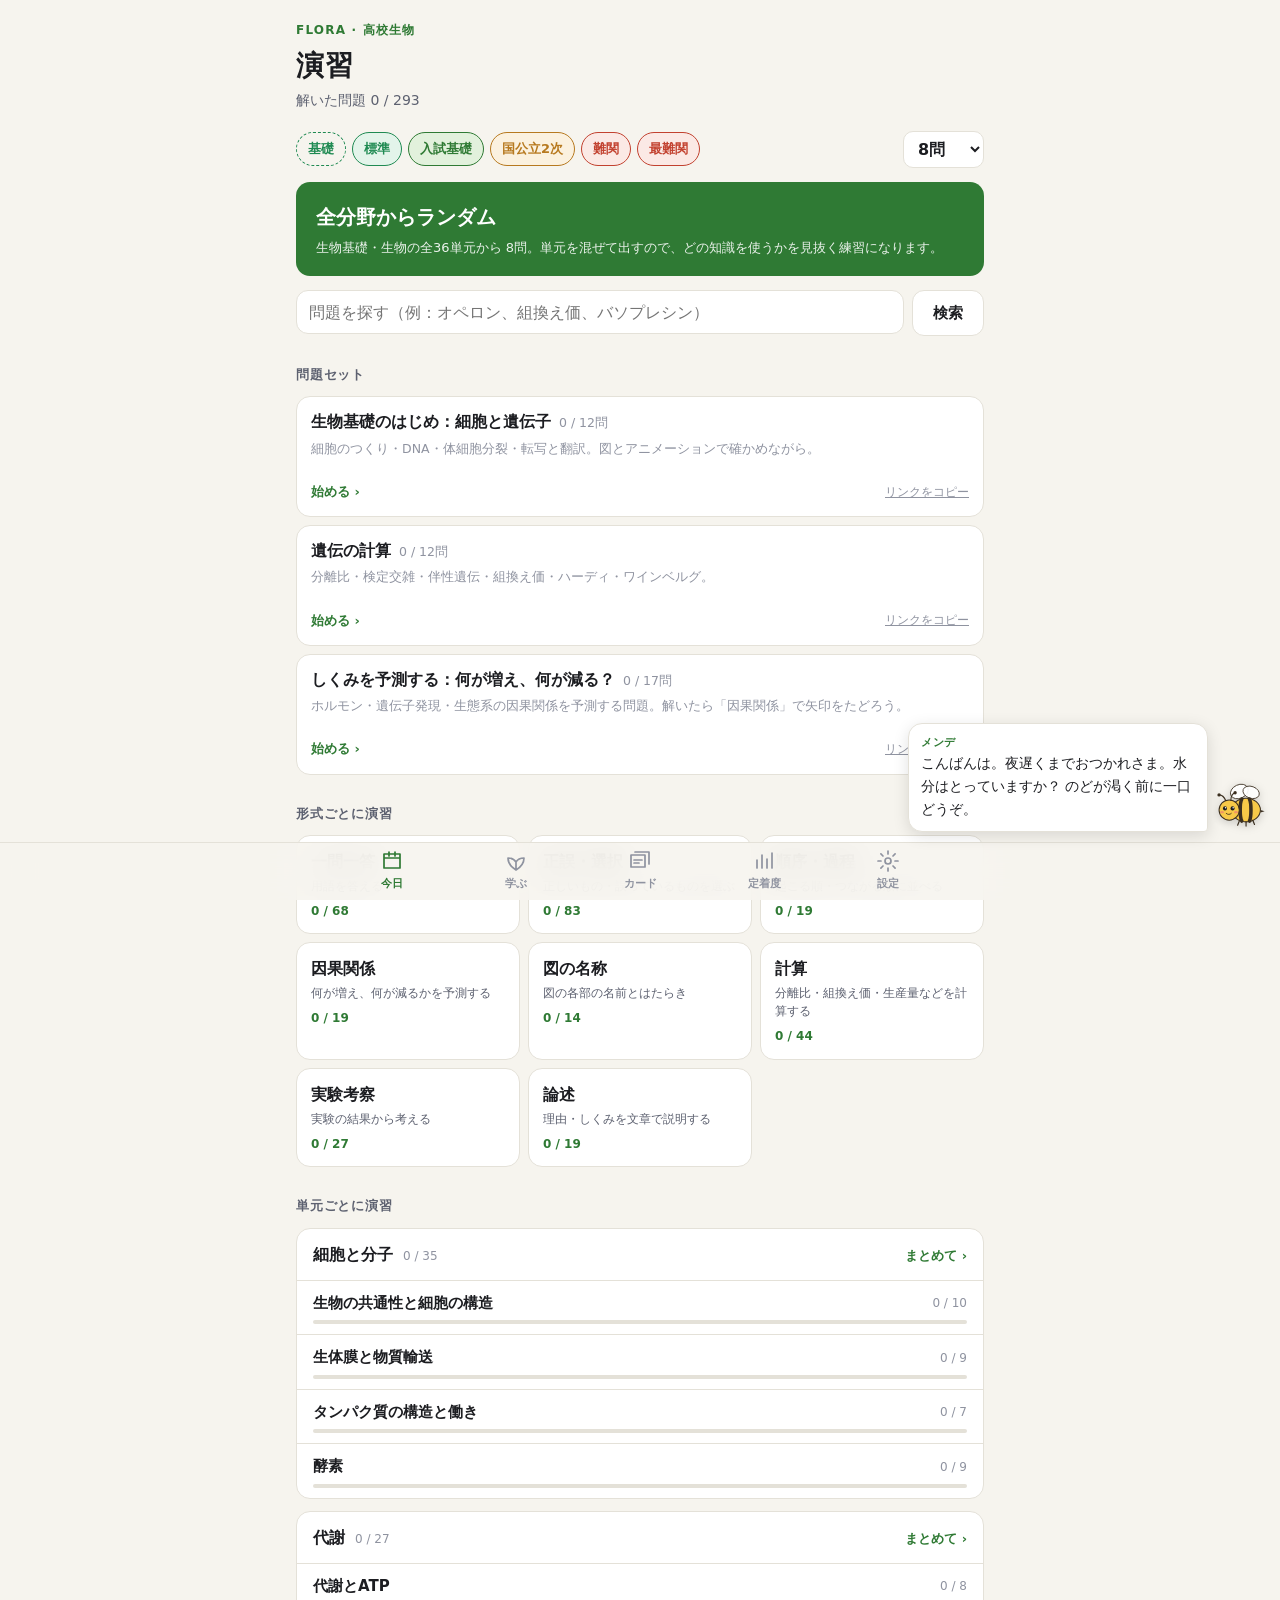
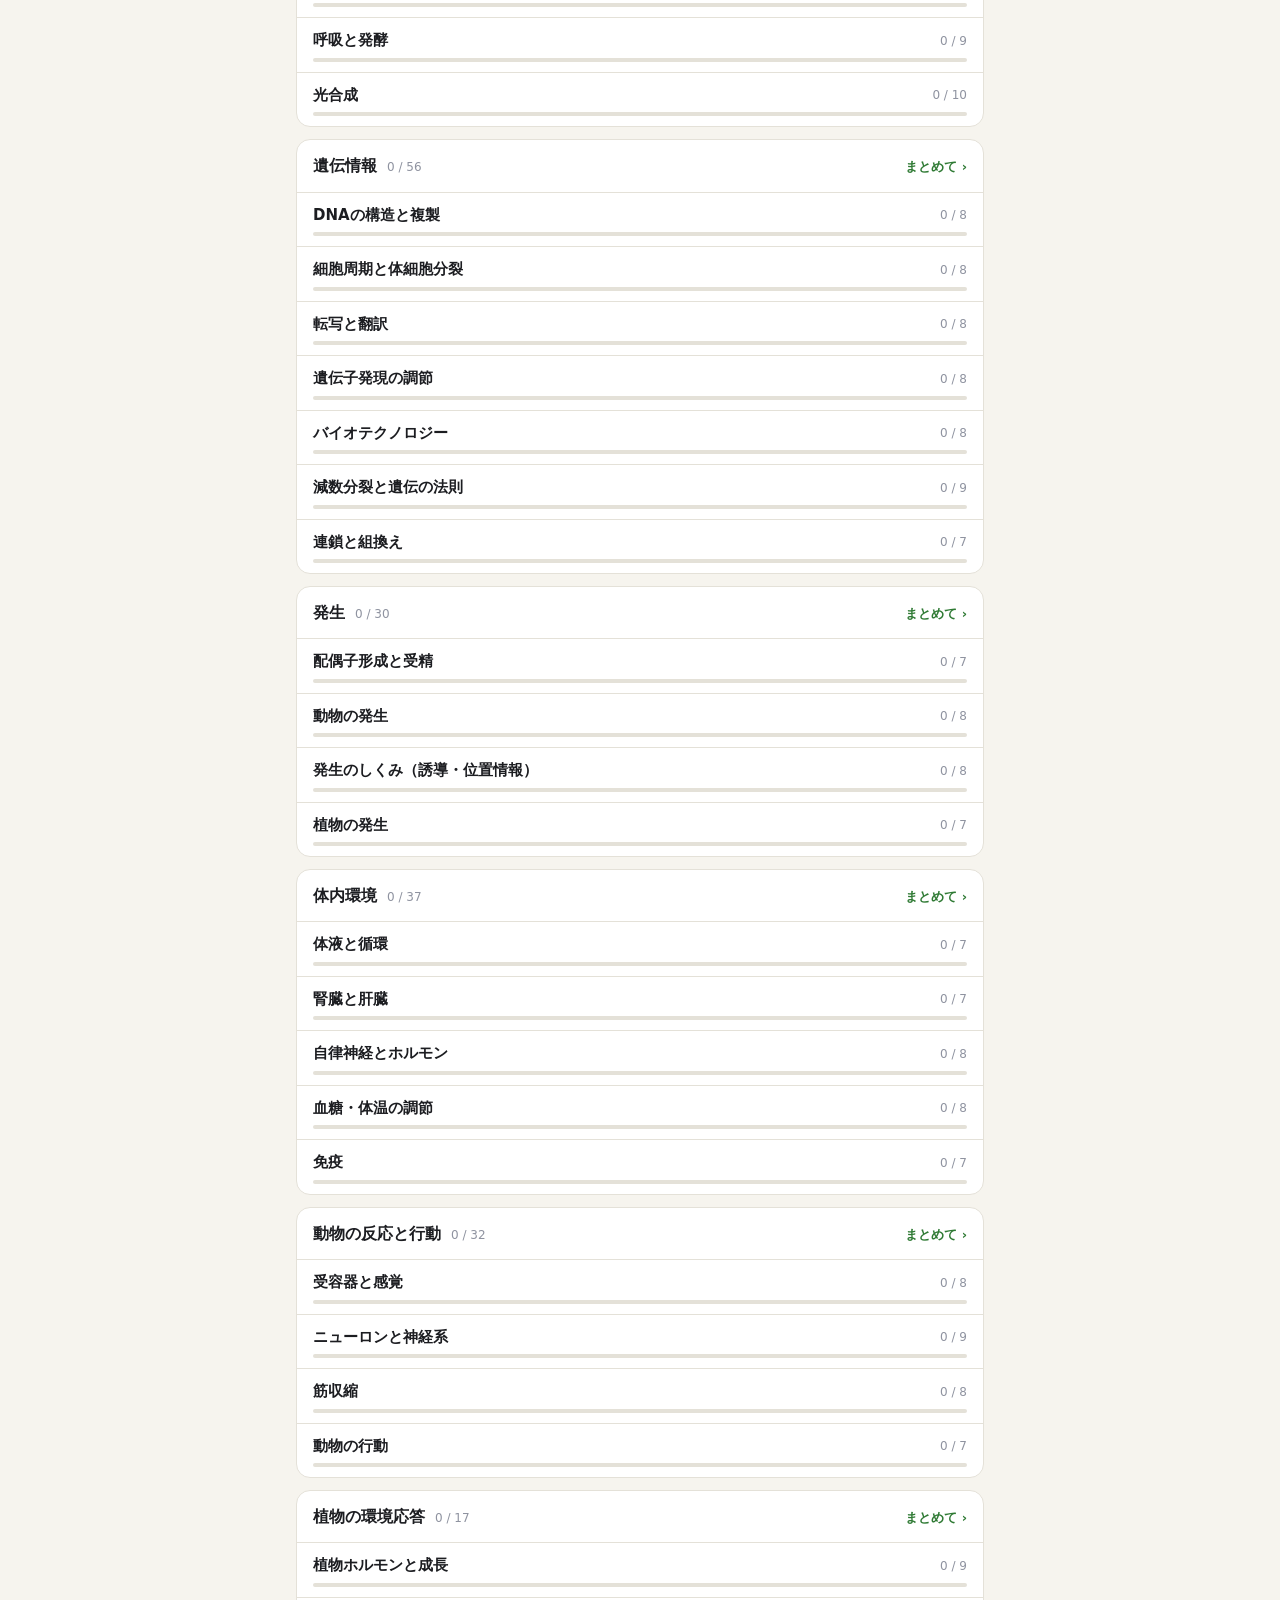
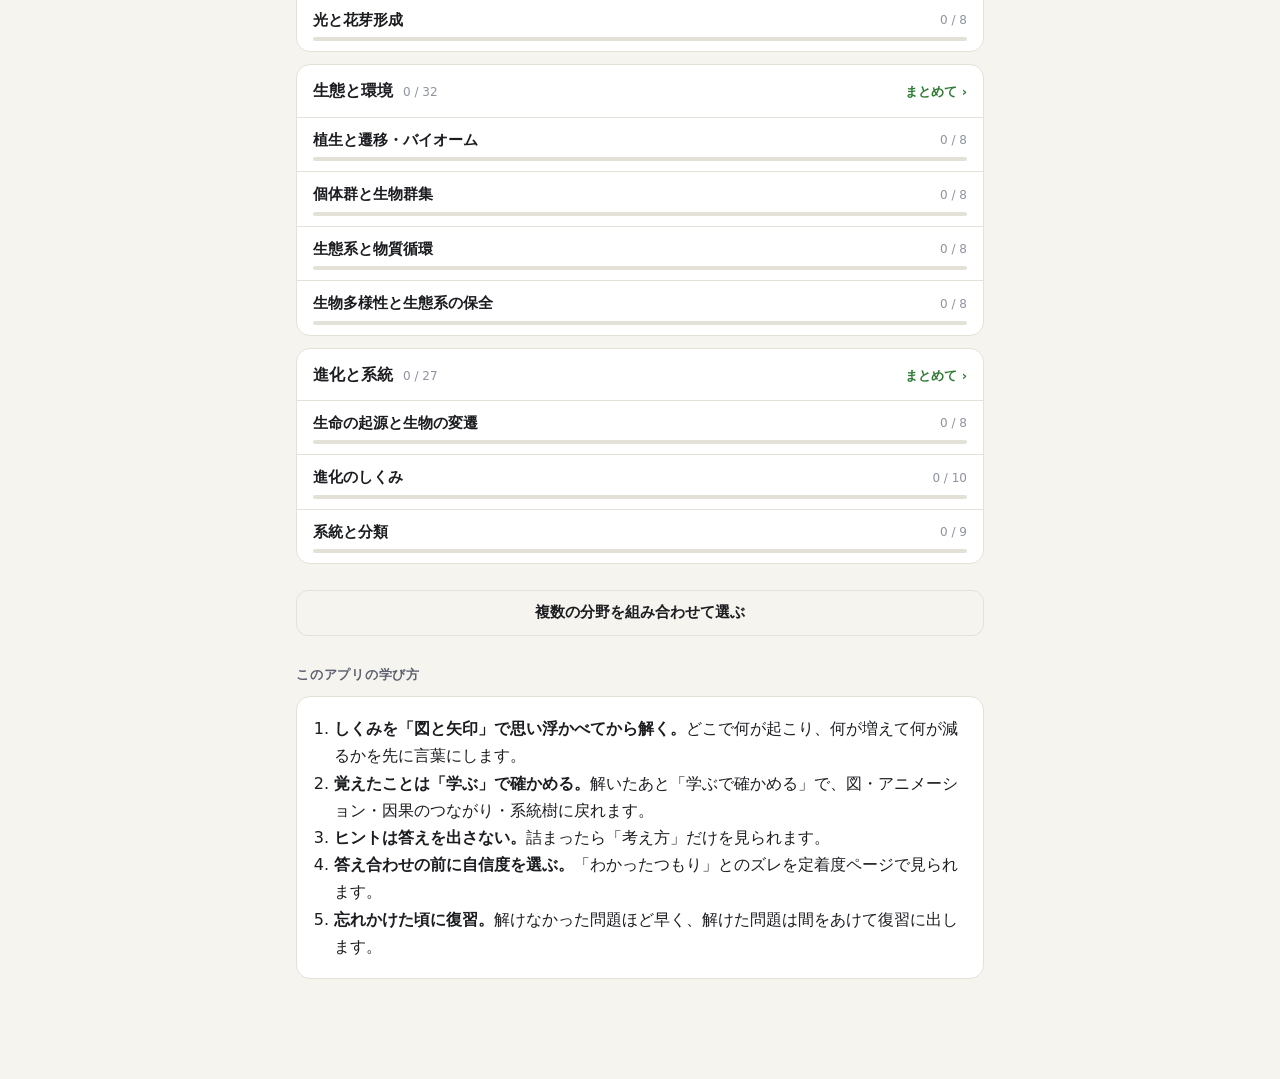
<file: index.html>
<!doctype html>
<html lang="ja">
<head>
  <meta charset="utf-8">
  <meta name="viewport" content="width=device-width, initial-scale=1, viewport-fit=cover">
  <title>FLORA 高校生物</title>
  <meta name="description" content="図のラベル・用語カード・アニメーション・因果関係・系統樹と問題演習で、しくみから理解する高校生物アプリ">
  <meta name="theme-color" content="#f6f4ee" media="(prefers-color-scheme: light)">
  <meta name="theme-color" content="#16171b" media="(prefers-color-scheme: dark)">
  <meta name="apple-mobile-web-app-capable" content="yes">
  <meta name="mobile-web-app-capable" content="yes">
  <meta name="apple-mobile-web-app-status-bar-style" content="default">
  <meta name="apple-mobile-web-app-title" content="FLORA">
  <link rel="manifest" href="manifest.webmanifest">
  <link rel="icon" href="icons/favicon-32.png" sizes="32x32">
  <link rel="icon" href="icons/icon-192.png" sizes="192x192">
  <link rel="apple-touch-icon" href="icons/apple-touch-icon.png">
  <link rel="stylesheet" href="vendor/katex.min.css">
  <link rel="stylesheet" href="css/style.css">
  <script defer src="vendor/katex.min.js"></script>
  <script defer src="vendor/mhchem.min.js"></script>
  <script defer src="vendor/auto-render.min.js"></script>
  <script type="module" src="js/app.js"></script>
</head>
<body>
  <main id="view" class="view" aria-live="polite"></main>
  <nav class="tabbar" aria-label="メニュー">
    <a href="#today" data-tab="today">
      <svg viewBox="0 0 24 24" aria-hidden="true"><path d="M4 5h16v14H4z M4 9h16 M9 3v4 M15 3v4" /></svg>
      <span>今日</span>
    </a>
    <a href="#learn" data-tab="learn">
      <svg viewBox="0 0 24 24" aria-hidden="true"><path d="M12 21c-5-3-8-7-8-12 4 0 6.5 1.5 8 4 1.5-2.5 4-4 8-4 0 5-3 9-8 12z M12 13v8" /></svg>
      <span>学ぶ</span>
    </a>
    <a href="#cards" data-tab="cards">
      <svg viewBox="0 0 24 24" aria-hidden="true"><path d="M3 6h14v12H3z M7 3h14v12 M6 11h8 M6 14h5" /></svg>
      <span>カード</span>
    </a>
    <a href="#map" data-tab="map">
      <svg viewBox="0 0 24 24" aria-hidden="true"><path d="M5 19V11 M10 19V6 M15 19v-9 M20 19V4" /></svg>
      <span>定着度</span>
    </a>
    <a href="#settings" data-tab="settings">
      <svg viewBox="0 0 24 24" aria-hidden="true"><circle cx="12" cy="12" r="3"/><path d="M12 2v3 M12 19v3 M2 12h3 M19 12h3 M4.9 4.9l2.1 2.1 M17 17l2.1 2.1 M4.9 19.1L7 17 M17 7l2.1-2.1" /></svg>
      <span>設定</span>
    </a>
  </nav>
</body>
</html>
</file>
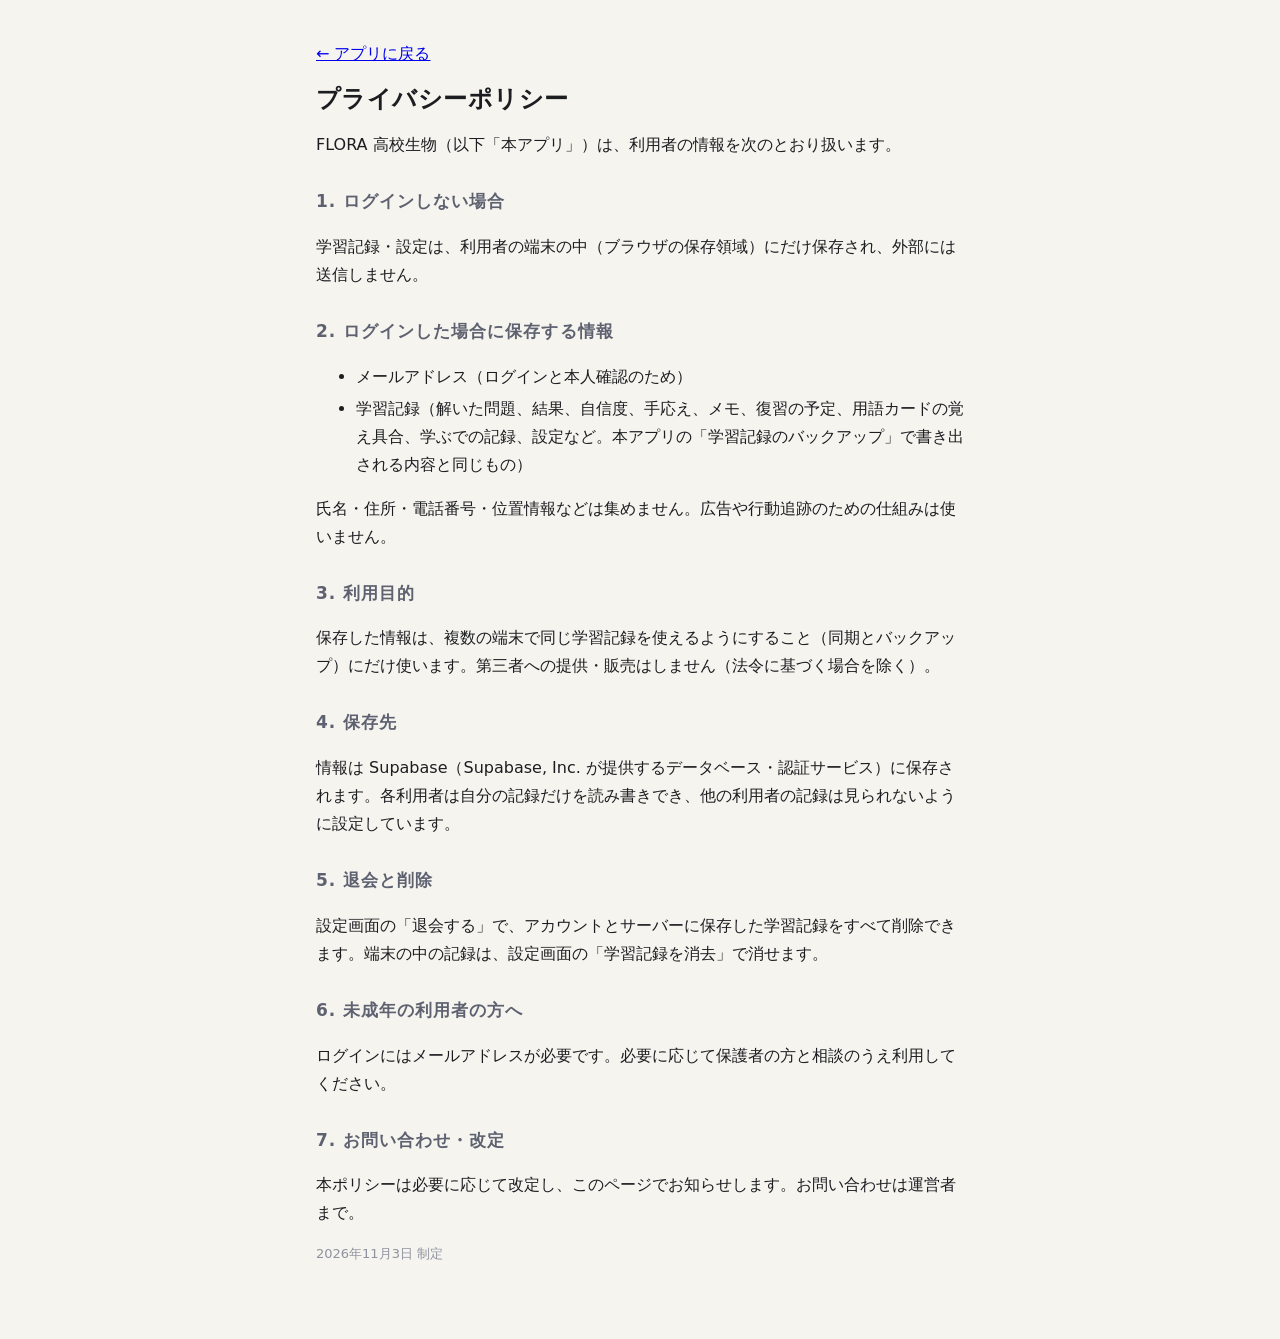
<file: privacy.html>
<!doctype html>
<html lang="ja">
<head>
  <meta charset="utf-8">
  <meta name="viewport" content="width=device-width, initial-scale=1, viewport-fit=cover">
  <title>プライバシーポリシー｜FLORA 高校生物</title>
  <link rel="stylesheet" href="css/style.css">
  <style>
    body { padding: 24px 16px 60px; max-width: 680px; margin: 0 auto; line-height: 1.75; }
    h1 { font-size: 24px; } h2 { font-size: 17px; margin-top: 28px; }
    li { margin: 4px 0; }
  </style>
</head>
<body>
  <p><a href="./#settings">← アプリに戻る</a></p>
  <h1>プライバシーポリシー</h1>
  <p>FLORA 高校生物（以下「本アプリ」）は、利用者の情報を次のとおり扱います。</p>

  <h2>1. ログインしない場合</h2>
  <p>学習記録・設定は、利用者の端末の中（ブラウザの保存領域）にだけ保存され、外部には送信しません。</p>

  <h2>2. ログインした場合に保存する情報</h2>
  <ul>
    <li>メールアドレス（ログインと本人確認のため）</li>
    <li>学習記録（解いた問題、結果、自信度、手応え、メモ、復習の予定、用語カードの覚え具合、学ぶでの記録、設定など。本アプリの「学習記録のバックアップ」で書き出される内容と同じもの）</li>
  </ul>
  <p>氏名・住所・電話番号・位置情報などは集めません。広告や行動追跡のための仕組みは使いません。</p>

  <h2>3. 利用目的</h2>
  <p>保存した情報は、複数の端末で同じ学習記録を使えるようにすること（同期とバックアップ）にだけ使います。第三者への提供・販売はしません（法令に基づく場合を除く）。</p>

  <h2>4. 保存先</h2>
  <p>情報は Supabase（Supabase, Inc. が提供するデータベース・認証サービス）に保存されます。各利用者は自分の記録だけを読み書きでき、他の利用者の記録は見られないように設定しています。</p>

  <h2>5. 退会と削除</h2>
  <p>設定画面の「退会する」で、アカウントとサーバーに保存した学習記録をすべて削除できます。端末の中の記録は、設定画面の「学習記録を消去」で消せます。</p>

  <h2>6. 未成年の利用者の方へ</h2>
  <p>ログインにはメールアドレスが必要です。必要に応じて保護者の方と相談のうえ利用してください。</p>

  <h2>7. お問い合わせ・改定</h2>
  <p>本ポリシーは必要に応じて改定し、このページでお知らせします。お問い合わせは運営者まで。</p>
  <p class="muted">2026年11月3日 制定</p>
</body>
</html>
</file>
<file: css/style.css>
:root {
  --flora-version: '0.1.0';
  --paper: #f6f4ee;
  --card: #ffffff;
  --ink: #1c1d21;
  --ink-2: #5d6170;
  --ink-3: #8f93a0;
  --line: #e4e1d8;
  --accent: #2f7a34;
  --accent-soft: #e2f1dc;
  --good: #1f8a52;
  --good-soft: #e3f4ea;
  --bad: #c2412f;
  --bad-soft: #fbe9e5;
  --warn: #b7791f;
  --warn-soft: #fbf1df;
  --radius: 14px;
  --serif: "Hiragino Mincho ProN", "Yu Mincho", "Noto Serif JP", serif;
  --sans: -apple-system, BlinkMacSystemFont, "Hiragino Sans", "Hiragino Kaku Gothic ProN", "Noto Sans JP", system-ui, sans-serif;
  --g-bg: #ffffff;
  --g-grid: #f0eee8;
  --g-major: #dcd9d0;
  --g-axis: #4a4e5a;
  --g-label: #7b7f8c;
  --g-sketch: #e08a1e;
  --tabbar-h: 58px;
  color-scheme: light dark;
  --mascot-body: #f7c948;
  --mascot-belly: #fbe7a0;
  --mascot-line: #3a2e1f;
  --mascot-ear: #ffffff;
  --mascot-eye: #1c1d21;
  --mascot-cheek: #ee7f6f;
  --mascot-star: #3a2e1f;
  --on-accent: #ffffff;
  --dg-line: #4a5060;
  --dg-ink: #1c1d21;
  --g-green: #d5ebc6; --g-green2: #a9d58f; --g-orange: #f9d8b0; --g-blue: #cde2f5; --g-red: #f5c4bc; --g-purple: #e0d2f2;
  --g-yellow: #fbeca6; --g-pink: #f7d0e1; --g-gray: #ece9e2; --g-teal: #c6ebe4; --g-brown: #e4cfb6; --g-white: #fbfaf7;
}

@media (prefers-color-scheme: dark) {
  :root:not([data-theme="light"]) {
    --paper: #16171b;
    --card: #1f2126;
    --ink: #ecebe6;
    --ink-2: #a9acb6;
    --ink-3: #7c808b;
    --line: #2e3138;
    --accent: #86d18a;
    --accent-soft: #1b3320;
    --good: #5cc48a;
    --good-soft: #17301f;
    --bad: #ef8573;
    --bad-soft: #3a1f1a;
    --warn: #e5b45e;
    --warn-soft: #352a15;
    --g-bg: #1b1d22;
    --g-grid: #24272d;
    --g-major: #343841;
    --g-axis: #b8bcc6;
    --g-label: #8d919c;
    --g-sketch: #f2a54a;
    --mascot-body: #e8b93c;
    --mascot-belly: #f3dc8e;
    --mascot-line: #2b2217;
    --mascot-ear: #e8eef5;
    --mascot-eye: #16171b;
    --mascot-cheek: #e9786a;
    --mascot-star: #2b2217;
    --on-accent: #0d1f0f;
    --dg-line: #b4b9c4;
    --dg-ink: #ecebe6;
    --g-green: #2c4628; --g-green2: #3f6834; --g-orange: #5a3f25; --g-blue: #233a51; --g-red: #5a2924; --g-purple: #3c2f55;
    --g-yellow: #514520; --g-pink: #532d46; --g-gray: #2c2f35; --g-teal: #1f4640; --g-brown: #4a3a29; --g-white: #23262c;
  }
}
:root[data-theme="dark"] {
    --paper: #16171b;
    --card: #1f2126;
    --ink: #ecebe6;
    --ink-2: #a9acb6;
    --ink-3: #7c808b;
    --line: #2e3138;
    --accent: #86d18a;
    --accent-soft: #1b3320;
    --good: #5cc48a;
    --good-soft: #17301f;
    --bad: #ef8573;
    --bad-soft: #3a1f1a;
    --warn: #e5b45e;
    --warn-soft: #352a15;
    --g-bg: #1b1d22;
    --g-grid: #24272d;
    --g-major: #343841;
    --g-axis: #b8bcc6;
    --g-label: #8d919c;
    --g-sketch: #f2a54a;
    --mascot-body: #e8b93c;
    --mascot-belly: #f3dc8e;
    --mascot-line: #2b2217;
    --mascot-ear: #e8eef5;
    --mascot-eye: #16171b;
    --mascot-cheek: #e9786a;
    --mascot-star: #2b2217;
    --on-accent: #0d1f0f;
    --dg-line: #b4b9c4;
    --dg-ink: #ecebe6;
    --g-green: #2c4628; --g-green2: #3f6834; --g-orange: #5a3f25; --g-blue: #233a51; --g-red: #5a2924; --g-purple: #3c2f55;
    --g-yellow: #514520; --g-pink: #532d46; --g-gray: #2c2f35; --g-teal: #1f4640; --g-brown: #4a3a29; --g-white: #23262c;
}
:root[data-theme="dark"], :root[data-theme="light"] { color-scheme: normal; }
:root[data-theme="dark"] { color-scheme: dark; }
:root[data-theme="light"] { color-scheme: light; }

* { box-sizing: border-box; }
html { -webkit-text-size-adjust: 100%; }
body {
  margin: 0;
  background: var(--paper);
  color: var(--ink);
  font-family: var(--sans);
  font-size: 16px;
  line-height: 1.7;
  -webkit-font-smoothing: antialiased;
  overscroll-behavior-y: none;
}
button, input, textarea, select { font: inherit; color: inherit; }
button { cursor: pointer; -webkit-tap-highlight-color: transparent; }

.view {
  max-width: 720px;
  margin: 0 auto;
  padding: calc(env(safe-area-inset-top) + 20px) 16px calc(var(--tabbar-h) + env(safe-area-inset-bottom) + 28px);
  min-height: 100dvh;
}

/* ---------- tab bar ---------- */
.tabbar {
  position: fixed; left: 0; right: 0; bottom: 0; z-index: 20;
  display: flex; justify-content: center; gap: 4px;
  height: calc(var(--tabbar-h) + env(safe-area-inset-bottom));
  padding-bottom: env(safe-area-inset-bottom);
  background: color-mix(in srgb, var(--paper) 88%, transparent);
  backdrop-filter: blur(16px); -webkit-backdrop-filter: blur(16px);
  border-top: 1px solid var(--line);
}
.tabbar a {
  flex: 0 1 120px; display: flex; flex-direction: column; align-items: center; justify-content: center;
  gap: 2px; text-decoration: none; color: var(--ink-3); font-size: 11px; font-weight: 600;
}
.tabbar svg { width: 24px; height: 24px; fill: none; stroke: currentColor; stroke-width: 1.7; stroke-linecap: round; stroke-linejoin: round; }
.tabbar a.on { color: var(--accent); }
body.immersive .tabbar { display: none; }
body.immersive .view { padding-bottom: calc(env(safe-area-inset-bottom) + 28px); }

/* ---------- type ---------- */
h1 { font-family: var(--serif); font-size: 28px; line-height: 1.3; margin: 8px 0 4px; font-weight: 600; letter-spacing: 0.02em; }
h2 { font-size: 13px; font-weight: 700; color: var(--ink-2); margin: 28px 0 10px; letter-spacing: 0.06em; }
.sub { color: var(--ink-2); margin: 0 0 18px; font-size: 14px; }
.muted { color: var(--ink-3); font-size: 13px; }
strong { font-weight: 700; }

/* ---------- surfaces ---------- */
.panel {
  background: var(--card); border: 1px solid var(--line); border-radius: var(--radius);
  padding: 18px; margin-bottom: 14px;
}
.stat-row { display: grid; grid-template-columns: repeat(3, 1fr); gap: 10px; margin: 18px 0; }
.stat { background: var(--card); border: 1px solid var(--line); border-radius: 12px; padding: 12px 14px; }
.stat b { display: block; font-size: 24px; font-weight: 700; line-height: 1.2; font-variant-numeric: tabular-nums; }
.stat span { font-size: 12px; color: var(--ink-2); }

.btn {
  display: inline-flex; align-items: center; justify-content: center; gap: 6px;
  min-height: 46px; padding: 0 20px; border-radius: 12px; border: 1px solid var(--line);
  background: var(--card); font-weight: 600; font-size: 15px; transition: transform .08s, background .15s;
}
.btn:active { transform: scale(0.98); }
.btn.primary { background: var(--accent); border-color: var(--accent); color: var(--on-accent); }
.btn.primary { color: var(--on-accent); }
.btn.ghost { background: transparent; }
.btn.block { width: 100%; }
.btn:disabled { opacity: 0.4; cursor: default; transform: none; }
.btn-row { display: flex; gap: 10px; flex-wrap: wrap; margin-top: 14px; }
.btn-row .btn { flex: 1 1 140px; }

.chip { display: inline-block; font-size: 12px; font-weight: 600; padding: 2px 10px; border-radius: 999px; background: var(--accent-soft); color: var(--accent); }
.chip.lv1 { background: var(--good-soft); color: var(--good); }
.chip.lv2 { background: var(--accent-soft); color: var(--accent); }
.chip.lv3 { background: var(--warn-soft); color: var(--warn); }
.chip.lv4 { background: var(--bad-soft); color: var(--bad); }
.chip.plain { background: transparent; border: 1px solid var(--line); color: var(--ink-2); }

/* ---------- player ---------- */
.progress { flex: 1; height: 6px; background: var(--line); border-radius: 3px; overflow: hidden; }
.progress > div { height: 100%; background: var(--accent); border-radius: 3px; transition: width .3s; }
.icon-btn { width: 36px; height: 36px; border-radius: 10px; border: 1px solid var(--line); background: var(--card); display: inline-flex; align-items: center; justify-content: center; font-size: 18px; line-height: 1; }
.meta { display: flex; gap: 6px; align-items: center; margin-bottom: 10px; flex-wrap: wrap; }
.meta .count { margin-left: auto; font-size: 13px; color: var(--ink-3); font-variant-numeric: tabular-nums; }
.question { font-size: 17px; line-height: 1.9; margin: 4px 0 18px; }
.question .katex { font-size: 1.06em; }

.answer-row { display: flex; align-items: center; gap: 8px; }
.answer-row .prefix { font-family: "KaTeX_Main", var(--serif); font-size: 18px; white-space: nowrap; }
.answer-input {
  flex: 1; min-width: 0; min-height: 50px; padding: 10px 14px; font-size: 18px;
  border: 1.5px solid var(--line); border-radius: 12px; background: var(--card);
  font-family: ui-monospace, "SF Mono", Menlo, monospace;
}
.answer-input:focus { outline: none; border-color: var(--accent); }
.preview { min-height: 34px; margin: 8px 2px 0; color: var(--ink-2); font-size: 15px; overflow-x: auto; }
.preview.err { color: var(--ink-3); font-size: 13px; }
.keypad { display: flex; gap: 6px; flex-wrap: wrap; margin-top: 8px; }
.keypad button { min-width: 42px; height: 38px; padding: 0 10px; border-radius: 9px; border: 1px solid var(--line); background: var(--card); font-family: ui-monospace, "SF Mono", Menlo, monospace; font-size: 15px; }

.choices { display: grid; gap: 10px; }
.choice {
  text-align: left; padding: 14px 16px; border-radius: 12px; border: 1.5px solid var(--line);
  background: var(--card); line-height: 1.7;
}
.choice.on { border-color: var(--accent); background: var(--accent-soft); }
.choice.right { border-color: var(--good); background: var(--good-soft); }
.choice.wrong { border-color: var(--bad); background: var(--bad-soft); }

.label { font-size: 13px; font-weight: 700; color: var(--ink-2); margin: 20px 0 8px; }
.segment { display: grid; grid-template-columns: repeat(3, 1fr); gap: 6px; }
.segment button { min-height: 42px; border-radius: 10px; border: 1.5px solid var(--line); background: var(--card); font-size: 14px; font-weight: 600; color: var(--ink-2); }
.segment button.on { border-color: var(--accent); color: var(--accent); background: var(--accent-soft); }

.hint-list { display: grid; gap: 8px; margin-top: 14px; }
.hint { padding: 12px 14px; border-radius: 12px; background: var(--warn-soft); border: 1px solid color-mix(in srgb, var(--warn) 30%, transparent); font-size: 15px; }
.hint b { color: var(--warn); font-size: 12px; margin-right: 6px; }

.result { margin-top: 18px; padding: 14px 16px; border-radius: 12px; font-weight: 700; display: flex; align-items: center; gap: 10px; }
.result.ok { background: var(--good-soft); color: var(--good); }
.result.ng { background: var(--bad-soft); color: var(--bad); }
.result .mark { font-size: 22px; }
.result small { display: block; font-weight: 500; color: var(--ink-2); font-size: 13px; }
.inline-err { color: var(--bad); font-size: 13px; margin-top: 6px; }

.solution { margin-top: 14px; padding: 16px; border-radius: 12px; background: var(--card); border: 1px solid var(--line); }
.solution .title { font-size: 12px; font-weight: 700; color: var(--ink-3); letter-spacing: .08em; margin-bottom: 6px; }
.methods { display: flex; gap: 6px; flex-wrap: wrap; margin-top: 10px; }
textarea.explain { width: 100%; min-height: 72px; padding: 12px 14px; border-radius: 12px; border: 1.5px solid var(--line); background: var(--card); resize: vertical; font-size: 15px; line-height: 1.6; }
textarea.explain:focus { outline: none; border-color: var(--accent); }

.intro .point { font-size: 16px; line-height: 1.9; }
.intro .example { margin-top: 14px; padding-top: 14px; border-top: 1px dashed var(--line); font-size: 15px; }
.kicker { font-size: 12px; font-weight: 700; letter-spacing: .1em; color: var(--accent); margin-bottom: 2px; }

/* ---------- graph ---------- */
.graph-host { position: relative; width: 100%; height: 300px; border-radius: var(--radius); overflow: hidden; border: 1px solid var(--line); background: var(--g-bg); }
.graph-canvas { display: block; touch-action: none; }
.graph-host.sketching { box-shadow: 0 0 0 2px var(--g-sketch) inset; }
.graph-tools { position: absolute; right: 8px; top: 8px; display: flex; flex-direction: column; gap: 6px; z-index: 2; }
.graph-tools button { width: 36px; height: 36px; border-radius: 10px; border: 1px solid var(--line); background: color-mix(in srgb, var(--card) 90%, transparent); font-size: 17px; line-height: 1; display: flex; align-items: center; justify-content: center; }
.graph-tools button.on { background: var(--g-sketch); color: #fff; border-color: var(--g-sketch); }
.graph-tools svg { width: 18px; height: 18px; fill: none; stroke: currentColor; stroke-width: 1.8; stroke-linecap: round; stroke-linejoin: round; }

.graph-page .graph-host { height: min(56dvh, 520px); }
.expr-list { margin-top: 12px; display: grid; gap: 8px; }
.expr { display: flex; align-items: center; gap: 8px; background: var(--card); border: 1px solid var(--line); border-radius: 12px; padding: 6px 8px; }
.expr .dot { width: 22px; height: 22px; border-radius: 50%; flex: none; border: 2px solid; }
.expr .dot.off { background: transparent !important; }
.expr input { flex: 1; min-width: 0; border: 0; background: transparent; padding: 8px 4px; font-size: 16px; font-family: ui-monospace, "SF Mono", Menlo, monospace; }
.expr input:focus { outline: none; }
.expr .del { border: 0; background: transparent; color: var(--ink-3); font-size: 20px; width: 32px; height: 32px; }
.expr-err { font-size: 12px; color: var(--bad); padding: 0 12px 2px 40px; margin-top: -4px; }
.sliders { display: grid; gap: 4px; margin-top: 10px; }
.slider { display: grid; grid-template-columns: 28px 1fr 64px; gap: 10px; align-items: center; padding: 4px 8px; }
.slider .name { font-family: "KaTeX_Math", var(--serif); font-style: italic; font-size: 18px; text-align: center; }
.slider input[type=range] { width: 100%; accent-color: var(--accent); }
.slider input[type=number] { width: 64px; padding: 4px 6px; border: 1px solid var(--line); border-radius: 8px; background: var(--card); font-variant-numeric: tabular-nums; }
.syntax { font-size: 13px; color: var(--ink-2); line-height: 1.8; }
.syntax code { font-family: ui-monospace, "SF Mono", Menlo, monospace; background: var(--accent-soft); color: var(--accent); padding: 1px 6px; border-radius: 6px; font-size: 12.5px; white-space: nowrap; }
.presets { display: flex; gap: 6px; flex-wrap: wrap; margin-top: 8px; }
.presets button { border: 1px solid var(--line); background: var(--card); border-radius: 999px; padding: 4px 12px; font-size: 13px; }

/* ---------- map ---------- */
.unit { margin-bottom: 8px; }
.card-row {
  display: grid; grid-template-columns: 1fr auto; gap: 4px 12px; align-items: center;
  width: 100%; text-align: left; padding: 12px 14px; border: 1px solid var(--line); border-radius: 12px;
  background: var(--card); margin-bottom: 8px;
}
.card-row.locked { opacity: 0.5; }
.card-row .nm { font-weight: 600; font-size: 15px; }
.bar { grid-column: 1 / -1; height: 6px; border-radius: 3px; background: var(--line); overflow: hidden; }
.bar > div { height: 100%; border-radius: 3px; }
.st-new { color: var(--ink-3); background: transparent; border: 1px solid var(--line); }
.st-due { background: var(--warn-soft); color: var(--warn); }
.st-learning { background: var(--accent-soft); color: var(--accent); }
.st-solid { background: var(--good-soft); color: var(--good); }

.calib { display: grid; grid-template-columns: 1fr 1fr; gap: 10px; }

/* ---------- settings ---------- */
.setting { display: flex; align-items: center; justify-content: space-between; gap: 12px; padding: 12px 0; border-bottom: 1px solid var(--line); }
.setting:last-child { border-bottom: 0; }
.setting select { padding: 6px 10px; border-radius: 8px; border: 1px solid var(--line); background: var(--card); }
.refs li { margin-bottom: 8px; font-size: 14px; }
.refs a { color: var(--accent); }

.toast { position: fixed; left: 50%; bottom: calc(var(--tabbar-h) + env(safe-area-inset-bottom) + 16px); transform: translateX(-50%); background: var(--ink); color: var(--paper); padding: 10px 18px; border-radius: 999px; font-size: 14px; z-index: 50; opacity: 0; transition: opacity .2s; pointer-events: none; }
.toast.show { opacity: 1; }

.fade-in { animation: fade .25s ease; }
@keyframes fade { from { opacity: 0; transform: translateY(6px); } to { opacity: 1; transform: none; } }
@media (prefers-reduced-motion: reduce) { .fade-in { animation: none; } }

/* ---------- practice ---------- */
.mode-grid { display: grid; grid-template-columns: 1fr 1fr; gap: 10px; }
.mode { text-align: left; padding: 14px 16px; border-radius: var(--radius); border: 1px solid var(--line); background: var(--card); display: flex; flex-direction: column; gap: 2px; min-height: 84px; }
.mode b { font-size: 16px; }
.mode span { font-size: 12.5px; color: var(--ink-2); line-height: 1.5; }
.subject { margin-top: 18px; }
.subj { border: 0; background: transparent; font-weight: 700; font-size: 15px; padding: 4px 0; color: var(--ink-3); display: inline-flex; align-items: center; gap: 8px; }
.subj::before { content: ''; width: 16px; height: 16px; border-radius: 5px; border: 1.5px solid var(--line); background: var(--card); }
.subj.on { color: var(--ink); }
.subj.on::before { background: var(--accent); border-color: var(--accent); }
.toggles { display: flex; flex-wrap: wrap; gap: 8px; margin-top: 8px; }
.tog { border: 1.5px solid var(--line); background: var(--card); border-radius: 999px; padding: 6px 14px; font-size: 14px; font-weight: 600; color: var(--ink-2); display: inline-flex; align-items: center; gap: 6px; }
.tog small { font-size: 11px; color: var(--ink-3); font-weight: 600; }
.tog.on { border-color: var(--accent); background: var(--accent-soft); color: var(--accent); }
.tog.on small { color: var(--accent); }
.tog.lv3.on { border-color: var(--warn); background: var(--warn-soft); color: var(--warn); }
.tog.lv4.on { border-color: var(--bad); background: var(--bad-soft); color: var(--bad); }
.keypoint { margin-top: 12px; padding-top: 12px; border-top: 1px dashed var(--line); font-size: 14.5px; color: var(--ink-2); }
.keypoint b { display: block; font-size: 12px; color: var(--ink-3); letter-spacing: .08em; margin-bottom: 2px; }
.mode-switch { grid-template-columns: 1fr 1fr; margin-bottom: 12px; }

/* ---------- today ---------- */
.toolbar { display: flex; align-items: center; gap: 10px; justify-content: space-between; margin: 6px 0 14px; flex-wrap: wrap; }
.toolbar .toggles { margin-top: 0; }
.toolbar select { padding: 7px 10px; border-radius: 10px; border: 1px solid var(--line); background: var(--card); font-weight: 600; }
.hero { width: 100%; text-align: left; border: 0; border-radius: var(--radius); padding: 18px 20px; background: var(--accent); color: var(--on-accent); display: flex; flex-direction: column; gap: 4px; transition: transform .08s; }
.hero:active { transform: scale(0.99); }
.hero b { font-size: 20px; font-family: var(--serif); }
.hero span { font-size: 13px; opacity: .9; line-height: 1.6; }
.hero { color: var(--on-accent); }
.subj-block { background: var(--card); border: 1px solid var(--line); border-radius: var(--radius); margin-bottom: 12px; overflow: hidden; }
.subj-row { width: 100%; display: flex; align-items: baseline; gap: 10px; padding: 12px 16px; border: 0; border-bottom: 1px solid var(--line); background: transparent; text-align: left; }
.subj-row b { font-size: 16px; font-family: var(--serif); }
.subj-row span { font-size: 12px; color: var(--ink-3); font-variant-numeric: tabular-nums; }
.subj-row i { margin-left: auto; font-style: normal; font-size: 13px; font-weight: 600; color: var(--accent); }
.unit-row { width: 100%; display: grid; grid-template-columns: 1fr auto; gap: 4px 10px; padding: 10px 16px; border: 0; border-bottom: 1px solid var(--line); background: transparent; text-align: left; }
.unit-row:last-child { border-bottom: 0; }
.unit-row:disabled, .subj-row:disabled { opacity: .45; }
.unit-row .nm { font-size: 15px; font-weight: 600; }
.unit-row .ct { font-size: 12px; color: var(--ink-3); font-variant-numeric: tabular-nums; align-self: center; }
.unit-row .bar { grid-column: 1 / -1; height: 4px; }
.unit-row .bar > div { background: var(--good); }
.unit-row:active, .subj-row:active { background: var(--accent-soft); }

.banner { position: sticky; top: 0; z-index: 40; margin: 0; padding: calc(env(safe-area-inset-top) + 10px) 16px 10px; background: var(--bad-soft); color: var(--bad); font-size: 13px; line-height: 1.6; border-bottom: 1px solid color-mix(in srgb, var(--bad) 30%, transparent); }
.banner b { display: block; font-size: 14px; }
.banner small { color: var(--ink-3); }
.graph-error { padding: 16px; color: var(--bad); font-size: 14px; }

/* ---------- written problems (問題管理表) ---------- */
.qhtml { line-height: 1.95; overflow-wrap: anywhere; }
.qhtml ol, .qhtml ul { margin: 8px 0 4px; padding-left: 0; list-style: none; }
.qhtml ul { padding-left: 1.2em; list-style: disc; }
.qhtml ol > li { position: relative; padding-left: 2.4em; margin: 6px 0; }
.qhtml ol > li > .lb { position: absolute; left: 0; top: 0; font-weight: 600; color: var(--ink-2); }
.qhtml li.lab { padding-left: 3.2em; }
.qhtml ul > li { margin: 4px 0; }
/* 見出しつきの箇条書き（\item[①] など）：点は出さず、見出しを左に */
.qhtml ul > li.lab { list-style: none; position: relative; padding-left: 2.2em; margin-left: -1.2em; }
.qhtml ul > li.lab > .lb { position: absolute; left: 0; top: 0; font-weight: 600; color: var(--ink-2); }
.qhtml .dm { margin: 6px 0; overflow-x: auto; overflow-y: hidden; -webkit-overflow-scrolling: touch; }
.qhtml .katex-display { margin: 4px 0; }
.katex-display { overflow-x: auto; overflow-y: hidden; padding: 2px 0; }
.qhtml .center { text-align: center; margin: 8px 0; }
.qhtml .quote { margin: 8px 0; padding: 8px 12px; border-left: 3px solid var(--line); background: color-mix(in srgb, var(--card) 70%, var(--paper)); border-radius: 0 8px 8px 0; }
.qhtml .tbl { overflow-x: auto; margin: 8px 0; }
.qhtml table { border-collapse: collapse; margin: 0 auto; font-variant-numeric: tabular-nums; }
.qhtml td { border: 1px solid var(--line); padding: 4px 10px; text-align: center; white-space: nowrap; }
.qhtml .fbox { display: inline-block; border: 1px solid var(--ink-2); padding: 0 6px; text-align: left; }
.qhtml .fbox.blank { width: 3.2em; height: 1.4em; vertical-align: middle; padding: 0; }
.qhtml .center > .fbox { max-width: 100%; }
.qhtml .parbox { display: block; padding: 6px 4px; }
.qhtml .phantom { visibility: hidden; }
.qhtml .hfill { display: inline-block; width: 1em; }
.qhtml br.p { display: block; content: ''; margin-top: 8px; }
.written .question { font-size: 16.5px; }
.pen { margin: 4px 2px 0; }
.timer { font-variant-numeric: tabular-nums; }
.timer.over { color: var(--warn); border-color: var(--warn); }
.ans { font-size: 16px; }
.segment.self button { display: flex; align-items: center; justify-content: center; gap: 6px; }
.segment.self button b { font-size: 17px; }
.feel { display: grid; grid-template-columns: repeat(5, 1fr); gap: 6px; }
.feel button { min-height: 40px; border-radius: 10px; border: 1.5px solid var(--line); background: var(--card); font-weight: 600; color: var(--ink-2); font-variant-numeric: tabular-nums; }
.feel button.on { border-color: var(--accent); color: var(--accent); background: var(--accent-soft); }
.pid { margin-top: 18px; font-size: 11px; font-family: ui-monospace, "SF Mono", Menlo, monospace; text-align: right; }
.toggles .tog.lv1.on { border-color: var(--good); background: var(--good-soft); color: var(--good); }
.toggles .tog.lv5.on { border-color: var(--bad); background: var(--bad-soft); color: var(--bad); }
.chip.lv1 { background: var(--good-soft); color: var(--good); }
.chip.lv2 { background: var(--accent-soft); color: var(--accent); }
.chip.lv3 { background: var(--warn-soft); color: var(--warn); }
.chip.lv4, .chip.lv5 { background: var(--bad-soft); color: var(--bad); }
.chip.lv5 { font-weight: 800; }
.toolbar .toggles { gap: 6px; }
.toolbar .tog { padding: 5px 11px; font-size: 13px; }


/* ---------- アイコン・入力欄・マスコット・テーマ ---------- */
.ico { width: 1.25em; height: 1.25em; vertical-align: -0.25em; flex: none; }
.segment.conf button, .segment.self button { display: flex; align-items: center; justify-content: center; gap: 6px; min-height: 48px; }
.segment.conf button .ico, .segment.self button .ico { width: 20px; height: 20px; }
.segment.conf button[data-c="low"] { color: var(--ink-3); }
.segment.conf button.on[data-c="low"] { color: var(--ink-2); border-color: var(--ink-3); background: color-mix(in srgb, var(--ink-3) 12%, var(--card)); }
.segment.conf button.on[data-c="mid"] { color: var(--accent); }
.segment.conf button.on[data-c="high"] { color: var(--good); border-color: var(--good); background: var(--good-soft); }
.segment.self button[data-g="full"] { color: var(--good); }
.segment.self button[data-g="part"] { color: var(--warn); }
.segment.self button[data-g="none"] { color: var(--bad); }
.segment.self button.on[data-g="full"] { border-color: var(--good); background: var(--good-soft); }
.segment.self button.on[data-g="part"] { border-color: var(--warn); background: var(--warn-soft); }
.segment.self button.on[data-g="none"] { border-color: var(--bad); background: var(--bad-soft); }
.verdict { display: flex; align-items: center; gap: 10px; margin-top: 16px; padding: 12px 16px; border-radius: 12px; font-size: 18px; }
.verdict .ico { width: 30px; height: 30px; }
.verdict.v-full { background: var(--good-soft); color: var(--good); }
.verdict.v-part { background: var(--warn-soft); color: var(--warn); }
.verdict.v-none { background: var(--bad-soft); color: var(--bad); }
.result .mark .ico { width: 26px; height: 26px; }

.inputs { margin: 6px 0 4px; display: grid; gap: 12px; }
.part { display: grid; grid-template-columns: auto 1fr; gap: 10px; align-items: start; }
.part .pn { font-weight: 700; color: var(--ink-2); padding-top: 12px; min-width: 2em; }
.pf { display: grid; gap: 10px; min-width: 0; }
.field { min-width: 0; }
.field .answer-row { flex-wrap: wrap; }
.field .answer-input { min-width: 8em; }
.flabel { font-family: "KaTeX_Main", var(--serif); font-size: 17px; white-space: nowrap; }
.flabel::after { content: ' ='; color: var(--ink-3); }
.unit { color: var(--ink-2); }
.fmark { display: inline-flex; width: 28px; height: 28px; align-items: center; justify-content: center; }
.fmark .ico { width: 24px; height: 24px; }
.fmark.ok { color: var(--good); } .fmark.ng { color: var(--bad); }
.field.is-ok .answer-input { border-color: var(--good); background: var(--good-soft); }
.field.is-ng .answer-input { border-color: var(--bad); }
.field.self { color: var(--ink-2); font-size: 14px; padding: 10px 12px; border: 1px dashed var(--line); border-radius: 12px; }
.selfnote { display: inline-flex; align-items: center; gap: 6px; }
.field.cases { border: 1px solid var(--line); border-radius: 12px; padding: 10px; background: var(--card); }
.frow { display: flex; align-items: center; gap: 8px; margin-bottom: 8px; flex-wrap: wrap; }
.caserow { display: grid; grid-template-columns: 1fr auto 1fr auto; gap: 6px; align-items: center; margin-bottom: 6px; }
.caserow .answer-input { min-height: 44px; font-size: 16px; padding: 8px 10px; min-width: 0; }
.caserow .arrow { color: var(--ink-3); }
.mini { border: 1px solid var(--line); background: var(--card); border-radius: 999px; padding: 4px 12px; font-size: 13px; font-weight: 600; color: var(--ink-2); display: inline-flex; align-items: center; gap: 4px; margin-top: 6px; }
.mini .ico { width: 16px; height: 16px; }
.mini.add { color: var(--accent); border-color: color-mix(in srgb, var(--accent) 40%, var(--line)); }
.mini.del { margin-top: 0; padding: 2px 9px; }
.mini.dispute { color: var(--warn); border-color: color-mix(in srgb, var(--warn) 40%, var(--line)); }
.dispute-note { margin: 10px 2px 0; }
.small { font-size: 12px; margin-left: 6px; }
.keypad.sticky { position: sticky; bottom: calc(env(safe-area-inset-bottom) + 8px); z-index: 5; background: color-mix(in srgb, var(--paper) 92%, transparent); backdrop-filter: blur(10px); -webkit-backdrop-filter: blur(10px); padding: 8px; border-radius: 12px; border: 1px solid var(--line); }
.keypad button.wide { min-width: 64px; font-family: inherit; }
.anskey { display: grid; gap: 6px; }
.akrow { display: flex; gap: 8px; align-items: baseline; flex-wrap: wrap; }
.akrow .pn { font-weight: 700; color: var(--ink-2); }
details.orig { margin-top: 10px; font-size: 13px; color: var(--ink-2); }
details.orig summary { cursor: pointer; }
.sol { line-height: 2; }
.glossary { margin-top: 12px; padding: 10px 12px; border-radius: 10px; background: var(--accent-soft); font-size: 14px; }
.glossary b { display: block; font-size: 12px; color: var(--accent); letter-spacing: .08em; }
.glossary p { margin: 4px 0 0; }
.feel { grid-template-columns: repeat(5, 1fr); }
.feel button { display: flex; flex-direction: column; align-items: center; gap: 0; min-height: 52px; padding: 4px 2px; }
.feel button b { font-size: 16px; }
.feel button span { font-size: 10.5px; font-weight: 600; line-height: 1.3; }

/* 設定のスイッチとテーマ */
.switch { width: 50px; height: 30px; border-radius: 999px; border: 0; background: var(--line); position: relative; flex: none; transition: background .15s; }
.switch i { position: absolute; top: 3px; left: 3px; width: 24px; height: 24px; border-radius: 50%; background: #fff; box-shadow: 0 1px 3px rgba(0,0,0,.25); transition: left .15s; }
.switch.on { background: var(--good); }
.switch.on i { left: 23px; }
.segment.theme { display: inline-grid; grid-template-columns: repeat(3, auto); gap: 4px; }
.segment.theme button { min-height: 34px; padding: 0 12px; font-size: 13px; }

/* マスコット（サラマンダー） */
#mascot { position: fixed; right: 12px; bottom: calc(var(--tabbar-h) + env(safe-area-inset-bottom) + 10px); z-index: 30; display: flex; align-items: flex-end; gap: 6px; pointer-events: none; }
body.immersive #mascot { bottom: calc(env(safe-area-inset-bottom) + 12px); }
body.immersive #mascot:not(.talk) { opacity: 0; }
.mascot-btn { pointer-events: auto; width: 54px; height: 54px; border: 0; background: transparent; padding: 0; filter: drop-shadow(0 2px 4px rgba(0,0,0,.18)); }
.mascot-btn:active { transform: scale(.94); }
.mascot-svg { width: 100%; height: 100%; }
#mascot.talk .mascot-svg { animation: hop .5s ease; }
@keyframes hop { 0%, 100% { transform: translateY(0); } 40% { transform: translateY(-6px); } }
#mascot .bubble { pointer-events: auto; max-width: min(300px, calc(100vw - 96px)); background: var(--card); color: var(--ink); border: 1px solid var(--line); border-radius: 14px 14px 4px 14px; padding: 10px 12px; font-size: 13.5px; line-height: 1.7; box-shadow: 0 4px 16px rgba(0,0,0,.12); opacity: 0; transform: translateY(6px) scale(.98); transition: opacity .2s, transform .2s; visibility: hidden; }
#mascot .bubble b { display: block; font-size: 11px; color: var(--accent); letter-spacing: .06em; }
#mascot.talk .bubble { opacity: 1; transform: none; visibility: visible; }
@media (prefers-reduced-motion: reduce) { #mascot.talk .mascot-svg { animation: none; } }

/* 計算トレーニング */
.drill-grid { display: grid; grid-template-columns: 1fr 1fr; gap: 10px; }
.drill-card { text-align: left; border: 1px solid var(--line); background: var(--card); border-radius: var(--radius); padding: 14px; display: flex; flex-direction: column; gap: 2px; min-height: 120px; }
.drill-card .dicon { font-family: "KaTeX_Main", var(--serif); font-size: 20px; color: var(--accent); margin-bottom: 4px; }
.drill-card b { font-size: 16px; }
.drill-card span { font-size: 12.5px; color: var(--ink-2); }
.drill-card small { margin-top: auto; padding-top: 6px; font-size: 11.5px; color: var(--ink-3); font-variant-numeric: tabular-nums; }
.drill .dq { margin: 8px 0 16px; padding: 14px; border-radius: var(--radius); background: var(--card); border: 1px solid var(--line); overflow-x: auto; }
.drill .dask { font-size: 14px; color: var(--ink-2); margin-bottom: 4px; }
.drill .dexpr { font-size: 18px; }
.drill .count { font-size: 13px; color: var(--ink-3); font-variant-numeric: tabular-nums; }
.dans { overflow-x: auto; }

.nw{white-space:nowrap}
.nw .katex{white-space:normal}
.anskey .akf{display:inline-block;margin:2px 14px 2px 0}

/* v0.6 基礎 */
.chip.lv0 { background: transparent; color: var(--good); box-shadow: inset 0 0 0 1px var(--good); }
.toggles .tog.lv0.on { border-color: var(--good); background: transparent; color: var(--good); border-style: dashed; }

/* v0.8 得意・苦手 */
.strength .radar { display: block; width: 100%; max-width: 330px; margin: 0 auto; }
.radar .rg { fill: none; stroke: var(--line); stroke-width: 1; }
.radar .rg.mid { stroke-dasharray: 3 3; stroke: var(--ink-3); }
.radar .rv { fill: color-mix(in srgb, var(--accent) 22%, transparent); stroke: var(--accent); stroke-width: 2; }
.radar .rp { fill: var(--accent); }
.radar .rl { font-size: 12px; font-weight: 700; fill: var(--ink); }
.radar .rl.none { fill: var(--ink-3); font-weight: 500; }
.radar .rs { font-size: 11px; font-weight: 500; fill: var(--ink-3); }
.radar .rt { font-size: 9px; fill: var(--ink-3); paint-order: stroke; stroke: var(--card); stroke-width: 3px; }
.sw-cols { display: grid; grid-template-columns: 1fr 1fr; gap: 10px; margin: 6px 0 12px; }
.sw-cols > div { display: flex; flex-direction: column; gap: 4px; font-size: 13px; }
.sw-cols em { font-style: normal; color: var(--ink-3); font-variant-numeric: tabular-nums; }
.sw-good { color: var(--good); } .sw-weak { color: var(--bad); }
.tiles { display: flex; flex-direction: column; gap: 6px; }
.tile-row { display: grid; grid-template-columns: 30px 1fr; gap: 6px; align-items: stretch; }
.tile-grid { display: grid; grid-template-columns: repeat(3, minmax(0, 1fr)); gap: 6px; }
.tile-sub { width: 30px; flex: none; font-size: 12px; font-weight: 700; color: var(--ink-3); display: flex; align-items: center; }
.tile { min-width: 0; min-height: 52px; border: 1px solid var(--line); border-radius: 10px; background: var(--card);
  display: flex; flex-direction: column; justify-content: space-between; align-items: flex-start; padding: 6px 8px; text-align: left; color: var(--ink); }
.tile span { font-size: 11.5px; line-height: 1.25; }
.tile b { font-size: 15px; font-variant-numeric: tabular-nums; }
.legend { font-size: 11.5px; margin: 10px 0 0; line-height: 1.6; }
.legend i { display: inline-block; width: 12px; height: 12px; border-radius: 3px; margin: 0 3px -2px 6px; border: 1px solid var(--line); }
.legend i:first-child { margin-left: 0; }
.lg-weak { background: color-mix(in srgb, var(--bad) 55%, var(--card)); }
.lg-mid { background: var(--card); }
.lg-good { background: color-mix(in srgb, var(--good) 55%, var(--card)); }

/* v0.8 検索・問題セット */
.search { display: flex; gap: 8px; margin: 14px 0 4px; }
.search input { flex: 1; min-width: 0; height: 44px; border-radius: 12px; border: 1.5px solid var(--line); background: var(--card); color: var(--ink); padding: 0 12px; font-size: 16px; }
.search input:focus { outline: none; border-color: var(--accent); }
.search .btn { flex: none; }
.set-card { background: var(--card); border: 1px solid var(--line); border-radius: 14px; margin-bottom: 8px; overflow: hidden; }
.set-main { display: flex; flex-direction: column; gap: 4px; width: 100%; text-align: left; background: none; border: 0; padding: 11px 14px 8px; color: var(--ink); }
.set-desc { font-size: 12.5px; line-height: 1.45; }
.set-foot { display: flex; justify-content: space-between; align-items: center; padding: 0 14px 10px; }
.set-go { font-size: 13px; font-weight: 700; color: var(--accent); }
.linkbtn { background: none; border: 0; padding: 4px 0; font-size: 12px; color: var(--ink-3); text-decoration: underline; }
.set-head { display: flex; justify-content: space-between; align-items: baseline; gap: 8px; }
.set-head .ct { font-size: 12.5px; color: var(--ink-3); font-variant-numeric: tabular-nums; }
.set-card .bar { display: block; margin-top: 4px; height: 4px; border-radius: 2px; background: var(--line); overflow: hidden; }
.set-card .bar div { height: 100%; background: var(--accent); }
.results { display: flex; flex-direction: column; gap: 6px; margin-top: 12px; }
.res-row { text-align: left; background: var(--card); border: 1px solid var(--line); border-radius: 12px; padding: 10px 12px; display: flex; flex-direction: column; gap: 4px; color: var(--ink); }
.res-row .nm { font-weight: 600; font-size: 14px; }
.res-row .small { font-size: 12px; }
.res-row .chip { transform: scale(.9); transform-origin: left center; }

/* v0.9 アカウント */
.field-in { width: 100%; height: 44px; border-radius: 12px; border: 1.5px solid var(--line); background: var(--card); color: var(--ink); padding: 0 12px; font-size: 16px; box-sizing: border-box; }
.field-in:focus { outline: none; border-color: var(--accent); }
.field-in.code { font-size: 22px; letter-spacing: .3em; text-align: center; font-variant-numeric: tabular-nums; }
.acct-err { color: var(--bad); font-size: 13px; margin: 8px 0 0; min-height: 0; }
.acct-err:empty { display: none; }
.btn.danger { color: var(--bad); }
.muted.small, .small { font-size: 12px; }

/* ================================================================ FLORA：図・概念 */
:root {
  --fig-force: #c2412f;      /* 力 */
  --fig-vel: #2f5bd3;        /* 速度 */
  --fig-comp: #7a5bc7;       /* 成分 */
  --fig-cur: #b7791f;        /* 電流 */
}
@media (prefers-color-scheme: dark) {
  :root:not([data-theme="light"]) { --fig-force: #f08572; --fig-vel: #8eaaf5; --fig-comp: #b9a3ef; --fig-cur: #e6b45c; }
}
:root[data-theme="dark"] { --fig-force: #f08572; --fig-vel: #8eaaf5; --fig-comp: #b9a3ef; --fig-cur: #e6b45c; }

/* 図（本文中の枠に figures.js が中身を入れる） */
figure.pfig { margin: 14px 0; text-align: center; color: var(--ink); }
figure.pfig[hidden] { display: none; }
figure.pfig .fig-body { display: inline-block; width: 100%; max-width: var(--fig-w, 440px); }
figure.pfig .fig-body svg { width: 100%; height: auto; display: block; overflow: visible; }
figure.pfig .fig-body.paper { background: #fff; color: #222; border-radius: 10px; padding: 8px; box-sizing: border-box; }
figure.pfig .fig-body img { width: 100%; height: auto; border-radius: 8px; }
figure.pfig .fig-body.loading { min-height: 120px; background: var(--line); opacity: .4; border-radius: 8px; }
figure.pfig figcaption { font-size: 13.5px; color: var(--ink-2); margin-top: 6px; line-height: 1.6; text-align: center; }
figure.pfig.fig-answer { border: 1px dashed var(--line); border-radius: 12px; padding: 10px 8px 8px; background: color-mix(in srgb, var(--accent-soft) 35%, transparent); }
figure.pfig .fig-missing { color: var(--bad); font-size: 13px; padding: 12px; }
figure.pfig .fig-pending { padding: 24px 12px; border: 1px dashed var(--line); border-radius: 10px; color: var(--ink-2); font-size: 13px; }
figure.pfig .fig-pending small { display: block; margin-top: 4px; color: var(--ink-3); }
.pfig .f-force { color: var(--fig-force); }
.pfig .f-vel { color: var(--fig-vel); }
.pfig .f-comp { color: var(--fig-comp); }
.pfig .f-cur { color: var(--fig-cur); }
.pfig svg text { font-family: "Times New Roman", "Hiragino Mincho ProN", serif; }
@media (min-width: 760px) {
  figure.pfig.pl-float-right { float: right; width: 44%; margin: 4px 0 10px 18px; }
  .question::after { content: ""; display: block; clear: both; }
}

/* 概念・誤解 */
.concept-box { margin-top: 14px; display: grid; gap: 10px; }
.concept-box .cb-label, .misc-list .cb-label { display: block; font-size: 12px; color: var(--ink-3); margin-bottom: 4px; }
.concept-box a.chip { text-decoration: none; margin: 0 6px 6px 0; }
.misc { display: grid; gap: 2px; padding: 8px 10px; border-radius: 10px; background: var(--warn-soft); margin-top: 6px; font-size: 14px; }
.misc .wrong { color: var(--bad); }
.misc .right { color: var(--ink); }
.misc.hit { outline: 2px solid var(--warn); }
.concept-list { display: grid; gap: 8px; }
details.concept { background: var(--card); border: 1px solid var(--line); border-radius: var(--radius); padding: 10px 14px; }
details.concept summary { cursor: pointer; display: flex; justify-content: space-between; align-items: center; list-style: none; }
details.concept summary::-webkit-details-marker { display: none; }
details.concept summary .ct { font-size: 12px; color: var(--ink-3); }
details.concept[open] summary { margin-bottom: 8px; }
details.concept .btn { margin-top: 10px; }
.laws { display: grid; gap: 6px; margin-top: 8px; }
.law { display: grid; grid-template-columns: auto 1fr; gap: 2px 12px; align-items: center; padding: 8px 10px; border-radius: 10px; background: var(--paper); color: inherit; text-decoration: none; }
a.law { border: 1px solid var(--line); }
a.law:active { transform: scale(.99); }
.law small { grid-column: 1 / -1; line-height: 1.6; }
.origin { display: inline-block; font-size: 11px; font-weight: 600; border-radius: 6px; padding: 0 6px; margin-right: 6px; background: var(--accent-soft); color: var(--accent); font-style: normal; }
.origin.o-fundamental { background: var(--warn-soft); color: var(--warn); }
.origin.o-empirical { background: var(--good-soft); color: var(--good); }
.law-formula { font-size: 19px; text-align: center; padding: 6px 0 10px; overflow-x: auto; }
.law-cond b { display: block; font-size: 12px; color: var(--ink-3); margin-bottom: 2px; }
ol.derivation { padding-left: 1.4em; margin: 6px 0 12px; display: grid; gap: 10px; }
ol.derivation li { line-height: 1.85; padding: 6px 10px; border-radius: 10px; background: var(--card); border: 1px solid var(--line); }
ol.derivation li:not(.open) { display: none; }
ol.derivation li::marker { color: var(--accent); font-weight: 700; }

/* シミュレーション一覧 */
.panel.notice b { display: block; margin-bottom: 4px; }
.back { display: inline-block; margin: 4px 0 8px; color: var(--accent); text-decoration: none; font-size: 14px; }

/* シミュレーションのプレーヤー */
.sp-stage { background: var(--card); border: 1px solid var(--line); border-radius: var(--radius); overflow: hidden; }
.sp-canvas { display: block; width: 100%; height: 280px; touch-action: pan-y; }
.sp-bar { display: flex; align-items: center; gap: 8px; }
.sp-btn { width: 40px; height: 36px; border-radius: 10px; border: 1px solid var(--line); background: var(--card); color: var(--ink); font-size: 15px; flex: none; }
.sp-play { background: var(--accent); color: var(--on-accent); border-color: var(--accent); }
.sp-seek { flex: 1; min-width: 60px; accent-color: var(--accent); }
.sp-time { font-variant-numeric: tabular-nums; font-size: 12.5px; color: var(--ink-2); min-width: 54px; text-align: right; }
.sp-speed { border: 1px solid var(--line); border-radius: 8px; background: var(--card); color: var(--ink); padding: 4px; font-size: 12.5px; }
.sp-warn { font-size: 13px; background: var(--warn-soft); color: var(--ink); border-radius: 10px; padding: 8px 10px; }
.sp-cols { display: grid; gap: 10px; }
@media (min-width: 760px) { .sp-cols { grid-template-columns: 1fr 1fr; } .sp-canvas { height: 360px; } }
.sp-params { display: grid; gap: 6px; }
.sp-param { display: grid; gap: 2px; font-size: 13px; }
.sp-param input { width: 100%; accent-color: var(--accent); }
.sp-pl { display: flex; gap: 6px; align-items: baseline; color: var(--ink-2); }
.sp-pl b { color: var(--ink); font-variant-numeric: tabular-nums; }
.sp-pl i { font-style: normal; font-size: 11px; color: var(--ink-3); border: 1px solid var(--line); border-radius: 6px; padding: 0 5px; }
.sp-param.locked { opacity: .6; }
.sp-readout table { width: 100%; border-collapse: collapse; font-size: 12.5px; }
.sp-readout th { text-align: left; font-weight: 500; color: var(--ink-2); padding: 3px 0; }
.sp-readout td { text-align: right; font-variant-numeric: tabular-nums; padding: 3px 0; }
.sp-readout .sp-measures { margin-top: 6px; border-top: 1px solid var(--line); }
.sp-readout .sp-measures th { color: var(--accent); }
.timeplot { display: grid; gap: 4px; }
.timeplot canvas { display: block; width: 100%; background: var(--card); border-radius: 10px; border: 1px solid var(--line); }
figure.pfig .fig-plot { max-width: 520px; }
.tabbar a span { white-space: nowrap; }
@media (max-width: 380px) { .tabbar a { font-size: 10px; } }
/* プレーヤーが画面幅を超えないように（範囲スライダーの既定の幅などで広がるのを防ぐ） */
.sp-seek { width: 0; flex: 1 1 auto; }
.sp-param input[type="range"] { min-width: 0; }
.sp-readout td { white-space: nowrap; padding-left: 8px; }

.sp-bar[hidden], .sp-warn[hidden] { display: none; }

/* ---------------------------------------------------------------- FLORA：形式・入力 */
.fmt-grid { display: grid; grid-template-columns: repeat(2, 1fr); gap: 8px; }
@media (min-width: 560px) { .fmt-grid { grid-template-columns: repeat(3, 1fr); } }
.fmt-card { text-align: left; border: 1px solid var(--line); background: var(--card); border-radius: var(--radius); padding: 12px 14px; display: flex; flex-direction: column; gap: 2px; }
.fmt-card b { font-family: var(--serif); font-size: 16px; }
.fmt-card span { font-size: 12px; color: var(--ink-2); line-height: 1.5; }
.fmt-card i { font-style: normal; font-size: 12px; color: var(--accent); font-weight: 700; margin-top: 4px; font-variant-numeric: tabular-nums; }
.fmt-card:disabled { opacity: .45; }
.field.pick .opts, .field.order .opts { display: flex; flex-direction: column; gap: 6px; margin-top: 6px; }
.field .frow { display: flex; align-items: center; gap: 8px; flex-wrap: wrap; }
.opt { display: flex; align-items: flex-start; gap: 10px; text-align: left; border: 1.5px solid var(--line); background: var(--card); border-radius: 12px; padding: 9px 12px; }
.opt .ob { color: var(--ink-3); font-size: 15px; line-height: 1.6; }
.opt.on { border-color: var(--accent); background: var(--accent-soft); }
.opt.on .ob { color: var(--accent); }
.opt.right { border-color: var(--good); background: var(--good-soft); }
.opt.wrong { border-color: var(--bad); background: var(--bad-soft); }
.opt:disabled { opacity: 1; cursor: default; }
.field.order .opts.pool { flex-direction: row; flex-wrap: wrap; }
.seq { display: flex; flex-wrap: wrap; align-items: center; gap: 6px; min-height: 44px; padding: 8px; margin-top: 6px; border: 1.5px dashed var(--line); border-radius: 12px; }
.seq .gt { color: var(--ink-3); font-weight: 700; }
.chipbtn { border: 1.5px solid var(--line); background: var(--card); border-radius: 10px; padding: 6px 12px; font-size: 14px; font-weight: 600; display: inline-flex; align-items: center; gap: 6px; }
.chipbtn.on { border-color: var(--accent); background: var(--accent-soft); color: var(--accent); }
.chipbtn.placed { border-color: var(--accent); }
.chipbtn.placed b { font-size: 11px; color: var(--on-accent); background: var(--accent); border-radius: 999px; min-width: 18px; height: 18px; display: inline-grid; place-items: center; }
.chipbtn.pos { border-color: var(--good); color: var(--good); }
.chipbtn.tri { border-color: var(--warn); color: var(--warn); }
.chipbtn.neg { color: var(--ink-3); }

/* ---------------------------------------------------------------- 図鑑 */
.zk-grid { display: grid; grid-template-columns: 1fr; gap: 10px; margin-top: 12px; }
@media (min-width: 560px) { .zk-grid { grid-template-columns: 1fr 1fr; } }
.zk-card { display: grid; grid-template-columns: 34px 1fr; gap: 2px 10px; text-decoration: none; color: inherit; background: var(--card); border: 1px solid var(--line); border-radius: var(--radius); padding: 14px 16px; }
.zk-card svg { grid-row: span 2; color: var(--accent); margin-top: 2px; }
.zk-card b { font-family: var(--serif); font-size: 16px; }
.zk-card span { font-size: 12.5px; color: var(--ink-2); line-height: 1.55; }
.zk-card:active { transform: scale(.99); }
.zk-tabs { grid-template-columns: repeat(4, 1fr); margin: 10px 0; }
.zk-tabs button { font-size: 13px; min-height: 38px; }
.zk-toolbar { display: flex; align-items: center; gap: 10px; flex-wrap: wrap; margin: 6px 0 10px; font-size: 13px; }
.zk-toolbar select, .tube-right select { border: 1px solid var(--line); background: var(--card); border-radius: 9px; padding: 6px 10px; }
.sw-toggle { display: inline-flex; align-items: center; gap: 6px; color: var(--ink-2); font-weight: 600; }
.zk-label { font-size: 12px; font-weight: 700; color: var(--ink-3); display: block; margin: 8px 0 4px; }
.zk-detail { margin-top: 12px; }
.zk-detail h3 { font-size: 13px; color: var(--ink-3); margin: 14px 0 4px; }
.zk-dhead { font-family: var(--serif); font-size: 17px; font-weight: 700; margin-bottom: 4px; }
.zk-what { display: flex; align-items: center; gap: 8px; flex-wrap: wrap; margin: 4px 0; }
.zk-eq { overflow-x: auto; padding: 4px 0; }
.zk-prob { margin-top: 18px; }
}
.pf:has(> .field.short) { display: flex; flex-wrap: wrap; gap: 8px 14px; }
.field.short { width: 120px; }
.field.short .answer-input { width: 64px; min-width: 0; text-align: center; }
.field.short .preview { display: none; }
.field.pick, .field.order { width: 100%; }
.field.pick .opts.compact { display: grid; grid-template-columns: repeat(auto-fill, minmax(140px, 1fr)); }
.part:not(:has(> .pn)) { grid-template-columns: 1fr; }

/* ---------------------------------------------------------------- 図（ラベル付け）：塗りはテーマに合わせて変わる */
.dg svg { display: block; width: 100%; height: auto; }
.dg svg *, svg.dg * { fill: none; stroke: var(--dg-line); stroke-width: 1.5; stroke-linejoin: round; stroke-linecap: round; }
.dg .thin, .dg .t { stroke-width: .9; }
.dg .dot { fill: var(--dg-line); stroke: none; }
.dg .fcell { fill: var(--g-white); }
.dg .fn { fill: var(--g-purple); } .dg .fnl { fill: var(--g-purple); stroke-width: 1; filter: brightness(.88); }
.dg .er { stroke: #7a8fb8; stroke-width: 2.2; }
.dg .go { stroke: #c08a3e; stroke-width: 3; }
.dg .fv, .dg .fly { fill: var(--g-pink); }
.dg .fc2 { fill: var(--g-teal); }
.dg .fb { fill: var(--g-orange); } .dg .fmat { fill: var(--g-yellow); } .dg .cris { fill: var(--g-orange); stroke-width: 1.2; }
.dg .fdna { fill: var(--g-purple); }
.dg .fwall { fill: var(--g-green2); stroke-width: 1.2; }
.dg .fvac { fill: var(--g-blue); }
.dg .fch { fill: var(--g-green); } .dg .fstr { fill: var(--g-green); stroke-dasharray: 2 2; } .dg .fgr { fill: var(--g-green2); stroke-width: .8; }
.dg .fven { fill: var(--g-blue); } .dg .fart { fill: var(--g-red); }
.dg .valve { stroke-width: 3; stroke: var(--dg-ink); }
.dg .fsa { fill: #e8a33d; stroke: none; }
.dg .vessel { stroke-width: 9; } .dg .vessel.art { stroke: #d26b5d; } .dg .vessel.art2 { stroke: #d98d81; stroke-width: 6; }
.dg .fbow { fill: var(--g-yellow); } .dg .fglo { fill: var(--g-red); }
.dg .tub { stroke: #c9a24a; stroke-width: 10; } .dg .duct { stroke: #b0864a; stroke-width: 14; }
.dg .fsoma { fill: var(--g-yellow); } .dg .den { stroke-width: 3; stroke: #b99a3c; } .dg .axon { stroke-width: 4; stroke: #b99a3c; }
.dg .fmy { fill: var(--g-white); } .dg .fknob { fill: var(--g-yellow); } .dg .fdot { fill: var(--g-purple); stroke-width: .8; }
.dg .fnerve { fill: var(--g-yellow); } .dg .fscl { fill: var(--g-white); } .dg .fcho { fill: #7b5c4a; } .dg .fret { fill: var(--g-pink); }
.dg .fvit { fill: var(--g-blue); stroke-width: .8; } .dg .fcor { fill: var(--g-blue); } .dg .iris { stroke-width: 5; stroke: #6b4b8f; }
.dg .flens { fill: var(--g-teal); } .dg .fcil { fill: var(--g-red); } .dg .zon { stroke-dasharray: 2 2; stroke-width: 1; } .dg .fmac { fill: #e0b23a; stroke: none; }
.dg .fskin { fill: var(--g-orange); } .dg .fcanal { fill: var(--g-white); stroke: none; } .dg .drum { stroke-width: 3; stroke: #b8574a; }
.dg .ossi { stroke-width: 3; } .dg .fos { fill: var(--g-brown); } .dg .fcoch { fill: var(--g-yellow); } .dg .coch { stroke-width: 2; }
.dg .fsc { fill: var(--g-teal); } .dg .nerve2 { stroke-width: 6; stroke: #c9a63e; } .dg .tube { stroke-width: 7; stroke: #d6a08c; }
.dg .fmusc { fill: var(--g-gray); stroke: none; } .dg .actin { stroke: #3d8b5c; stroke-width: 2.4; } .dg .myosin { stroke: #b0473a; stroke-width: 5; }
.dg .head { stroke: #b0473a; stroke-width: 1.6; } .dg .zline { stroke-width: 4; stroke: var(--dg-ink); } .dg .mline { stroke-width: 1; stroke-dasharray: 3 3; }
.dg .brk { stroke-width: 1.2; }
.dg .finteg { fill: var(--g-green2); } .dg .fnuc { fill: var(--g-green); } .dg .fsac { fill: var(--g-white); }
.dg .fanti { fill: var(--g-gray); } .dg .fpn { fill: var(--g-purple); } .dg .fegg { fill: var(--g-pink); } .dg .fsyn { fill: var(--g-orange); }
.dg .ptube { stroke: #c08a3e; stroke-width: 5; }
.dg .cut { stroke-width: 3; stroke: #d0b24e; } .dg .fep { fill: var(--g-white); } .dg .fpal { fill: var(--g-green2); } .dg .fspo { fill: var(--g-green); }
.dg .fbun { fill: var(--g-yellow); stroke-dasharray: 3 2; } .dg .fxy { fill: var(--g-blue); } .dg .fph { fill: var(--g-orange); } .dg .fguard { fill: var(--g-green2); }
.dg .fphos { fill: var(--g-yellow); } .dg .fsug { fill: var(--g-pink); } .dg .bond { stroke-width: 2; }
.dg .fbaseA { fill: #f1a99b; } .dg .fbaseT { fill: #f6d27a; } .dg .fbaseG { fill: #9dcf8f; } .dg .fbaseC { fill: #9cc1ec; }
.dg .hb { stroke-dasharray: 2 2; stroke-width: 1.2; }
.dg text, .dg text.lt { fill: #1c1d21; stroke: none; font-size: 13px; font-weight: 700; text-anchor: middle; font-family: var(--sans); }
.dg text.sm { fill: var(--dg-ink); font-size: 12px; }
.dg .fcer { fill: var(--g-pink); } .dg .gyr { stroke-width: 1; } .dg .fdien { fill: var(--g-orange); } .dg .fmid { fill: var(--g-yellow); }
.dg .fmed { fill: var(--g-green); } .dg .fspin { fill: var(--g-teal); } .dg .fcbl { fill: var(--g-purple); } .dg .fpit { fill: var(--g-red); }
.dg .fecto { fill: var(--g-blue); } .dg .fmeso { fill: var(--g-red); } .dg .fendo { fill: var(--g-yellow); } .dg .farch { fill: var(--g-white); } .dg .fblas { fill: var(--g-white); }
.dg .lip { stroke-width: 4; stroke: var(--dg-ink); }
.dg .fhead { fill: var(--g-yellow); } .dg .tail { stroke-width: 1.2; } .dg .fprot { fill: var(--g-purple); } .dg .pore { stroke-width: 6; stroke: var(--g-blue); }
.dg .sugar { stroke-width: 1.4; } .dg .fsugc { fill: var(--g-green2); }
.dg .stem { stroke-width: 6; stroke: #5d9a4a; } .dg .fsep { fill: var(--g-green2); } .dg .fpet { fill: var(--g-pink); } .dg .fova { fill: var(--g-green); }
.dg .fovu { fill: var(--g-yellow); } .dg .style { stroke-width: 5; stroke: #8fbf6a; } .dg .fstig { fill: var(--g-green2); } .dg .fil { stroke-width: 2; } .dg .fanth { fill: #e6b84a; }
/* ピン（番号の丸） */
.dg .pin circle { fill: var(--card); stroke: var(--accent); stroke-width: 2; }
.dg .pin text { fill: var(--accent); font-size: 12px; font-weight: 800; text-anchor: middle; stroke: none; }
.dg .pin .lead { stroke: var(--accent); stroke-width: 1.4; stroke-dasharray: 2 2; }
.dg .pin { cursor: pointer; }
.dg .pin.sel circle { fill: var(--accent); } .dg .pin.sel text { fill: var(--on-accent); }
.dg .pin.ok circle { fill: var(--good); stroke: var(--good); } .dg .pin.ok text { fill: #fff; }
.dg .pin.ng circle { stroke: var(--bad); stroke-width: 3; }
.dg .pin.hint circle { animation: pinpulse 1s ease-in-out 2; }
@keyframes pinpulse { 50% { stroke-width: 6; } }
/* アニメーション */
.an .acell { fill: var(--g-white); stroke-width: 2; }
.an .anuc { fill: color-mix(in srgb, var(--g-purple) 45%, transparent); stroke-dasharray: 5 3; }
.an .anuc2 { fill: color-mix(in srgb, var(--g-purple) 30%, transparent); stroke-dasharray: 5 3; }
.an .chromatin { stroke-width: 1.6; fill: none; }
.an .chr { stroke: color-mix(in srgb, var(--dg-ink) 40%, transparent); stroke-width: .6; }
.an .cen { fill: var(--dg-ink); stroke: none; }
.an .acen { fill: var(--g-teal); stroke-width: 1.5; }
.an .spin { stroke: var(--ink-3); stroke-width: .8; }
.an .kfib { stroke: var(--ink-3); stroke-width: 1; }
.an .eq { stroke-dasharray: 4 4; stroke-width: 1; }
.an .xover { fill: none; stroke: #e2903a; stroke-width: 2.5; }
.an .gbox { fill: var(--card); stroke: var(--line); }
.an .ggrid { stroke: var(--line); stroke-width: 1; }
.an .gline { stroke: var(--accent); stroke-width: 2.4; fill: none; }
.an .gdot { fill: var(--accent); stroke: var(--card); stroke-width: 2; }
.an .gcur { stroke: var(--accent); stroke-width: 1; stroke-dasharray: 2 2; }
.an text { fill: var(--dg-ink); stroke: none; font-family: var(--sans); text-anchor: middle; font-size: 12px; }
.an .gtk { font-size: 10px; fill: var(--ink-3); text-anchor: end; }
.an .gl { font-size: 11px; fill: var(--ink-2); }
.an .tx.sm { font-size: 11.5px; } .an .tx.tiny { font-size: 10px; } .an .tx.big { font-size: 18px; font-weight: 800; fill: var(--accent); }
.an .tx.w { fill: #fff; font-weight: 700; } .an .tx.cod { font-size: 13px; font-weight: 700; letter-spacing: 1px; }
.an .tx.chg { font-size: 13px; font-weight: 800; fill: var(--ink-3); }
.an .arw { stroke: var(--dg-ink); stroke-width: 1.6; }
.an .ahd { fill: var(--dg-ink); stroke: none; }
.an .old { stroke: #3c5f9e; stroke-width: 5; } .an .old2 { stroke: #3c5f9e; stroke-width: 5; opacity: .6; }
.an .new { stroke: #e08a3a; stroke-width: 5; }
.an .hbond { stroke: var(--ink-3); stroke-width: 1; }
.an .primer { fill: #d6455f; stroke: none; }
.an .heli { fill: var(--g-teal); } .an .pol { fill: var(--g-yellow); } .an .liga { fill: #8a62c4; stroke: none; }
.an .lgold { fill: #3c5f9e; stroke: none; } .an .lgnew { fill: #e08a3a; stroke: none; }
.an .prom { fill: color-mix(in srgb, var(--g-green2) 70%, transparent); stroke: none; }
.an .mrna { stroke: #c0475a; stroke-width: 5; } .an .mrna.thin { stroke-width: 1.5; } .an .intron { stroke: var(--ink-3); stroke-width: 5; }
.an .rnap { fill: #3c9a5c; stroke: none; }
.an .nenv { stroke-width: 5; stroke: var(--g-purple); }
.an .ribo { fill: color-mix(in srgb, var(--g-blue) 55%, transparent); }
.an .trna { stroke: #3c9a5c; stroke-width: 3; } .an .aa { stroke: none; } .an .pep { stroke: var(--dg-ink); stroke-width: 2; }
.an .memb { fill: var(--g-yellow); stroke: none; } .an .memb.g { fill: var(--g-green); }
.an .chan { fill: var(--g-purple); } .an .pump { fill: var(--g-teal); }
.an .na { fill: #e2903a; stroke: none; } .an .kk { fill: #3f7fd6; stroke: none; } .an .ca { fill: #3c9a5c; stroke: none; }
.an .term { fill: var(--g-yellow); } .an .post { stroke-width: 2; } .an .postc { fill: var(--g-orange); stroke: none; opacity: .6; }
.an .rec { fill: var(--g-purple); } .an .ap { stroke: #d9574a; stroke-width: 4; } .an .ves { fill: var(--g-white); } .an .nt { fill: #c0475a; stroke: none; }
.an .na2 { stroke: #e2903a; }
.an .fmusc { fill: var(--g-gray); stroke: none; } .an .actin { stroke: #3d8b5c; stroke-width: 2.4; } .an .myosin { stroke: #b0473a; stroke-width: 5; }
.an .head { stroke: #b0473a; stroke-width: 1.6; } .an .zline { stroke-width: 4; stroke: var(--dg-ink); } .an .tropo { fill: #8a62c4; stroke: none; }
.an .brk { stroke-width: 1.2; } .an .lgact { fill: #3d8b5c; stroke: none; } .an .lgmyo { fill: #b0473a; stroke: none; }
.an .cplx { fill: var(--g-purple); } .an .atps { fill: var(--g-teal); } .an .ps { fill: #3c9a5c; stroke: none; }
.an .hp { fill: #d9574a; font-size: 11px; font-weight: 700; } .an .hp2 { stroke: #d9574a; }
.an .eon { fill: #e6be3a; stroke: none; } .an .rot { fill: none; stroke: var(--accent); stroke-dasharray: 3 3; }
.an .light { stroke: #e6be3a; stroke-width: 2.5; }
.an .cyc { stroke: var(--accent); stroke-width: 3; stroke-dasharray: 8 5; } .an .cnode { fill: var(--card); stroke: var(--accent); }
.an .dc { fill: var(--g-orange); } .an .th { fill: var(--g-blue); } .an .bc { fill: var(--g-green); } .an .kt { fill: var(--g-red); }
.an .pc { fill: var(--g-green2); } .an .mp { fill: var(--g-yellow); } .an .inf { fill: var(--g-gray); stroke-dasharray: 3 2; }
.an .mem { stroke-width: 3; } .an .ab { stroke: #8a62c4; stroke-width: 2.2; } .an .ag { fill: #d9574a; stroke: none; } .an .bindl { stroke: var(--accent); stroke-width: 3; }
.an .egg { fill: color-mix(in srgb, #8a6a4a 35%, var(--g-white)); } .an .egg.out { fill: none; }
.an .veg { fill: var(--g-yellow); stroke: none; } .an .gc { stroke: var(--ink-3); stroke-width: 8; } .an .sperm { fill: var(--dg-ink); }
.an .cleave { stroke: var(--dg-ink); stroke-width: 1.6; fill: none; }
.an .bla { fill: color-mix(in srgb, #8a6a4a 35%, var(--g-white)); stroke-width: 1; } .an .blv { fill: var(--g-yellow); stroke-width: 1; }
.an .cav { fill: var(--g-white); stroke-dasharray: 3 2; }
.an .ecto { fill: var(--g-blue); } .an .meso { stroke: var(--g-red); fill: none; } .an .endo { fill: var(--g-yellow); }
.an .arch { stroke: var(--g-white); fill: none; } .an .nplate { stroke: #3f7fd6; stroke-width: 7; fill: none; } .an .ntube { fill: var(--g-white); stroke: #3f7fd6; stroke-width: 4; }
.an .noto { fill: var(--g-red); } .an .somite { fill: var(--g-red); } .an .gut { fill: var(--g-yellow); }
.an text.st { text-anchor: start; } .an text.en { text-anchor: end; }
.an .ectoa { stroke: #6fa3dd; fill: none; }

/* ---------------------------------------------------------------- 学ぶ */
.zk-card b { display: flex; align-items: baseline; justify-content: space-between; gap: 8px; }
.zk-count { font-style: normal; font-family: var(--sans); font-size: 11.5px; font-weight: 600; color: var(--accent); white-space: nowrap; }
.zk-tabs.n2, .segment.n2 { grid-template-columns: repeat(2, 1fr); }
.zk-tabs.n3 { grid-template-columns: repeat(3, 1fr); }
.segment.n2 { margin: 8px 0; }
.chip.st-good { background: var(--good-soft); color: var(--good); }
.chip.link { background: transparent; border: 1px solid var(--accent); color: var(--accent); text-decoration: none; }
.chips { display: flex; flex-wrap: wrap; gap: 6px; margin: 8px 0; }
.chipbtn.used { opacity: .35; }
.chipbtn.okc { border-color: var(--good); background: var(--good-soft); color: var(--good); }
.chipbtn.ngc { border-color: var(--bad); background: var(--bad-soft); color: var(--bad); }
.chipbtn small { display: block; font-size: 11px; font-weight: 500; color: var(--ink-3); }
.shake { animation: shake .35s; }
@keyframes shake { 25% { transform: translateX(-4px); } 75% { transform: translateX(4px); } }
.ok-note { color: var(--good); font-size: 13.5px; } .ng-note { color: var(--bad); font-size: 13.5px; }
/* 図のラベル */
.lab-wrap { display: grid; grid-template-columns: 1fr; gap: 12px; margin-top: 10px; }
@media (min-width: 760px) { .lab-wrap { grid-template-columns: 3fr 2fr; align-items: start; } .lab-side { position: sticky; top: 12px; } }
.lab-fig { background: var(--card); border: 1px solid var(--line); border-radius: var(--radius); padding: 8px; }
.lab-fig .pin .tip { fill: var(--accent); stroke: none; }
.lab-legend { list-style: none; margin: 0; padding: 0; display: flex; flex-direction: column; gap: 6px; }
.lab-legend li { display: grid; grid-template-columns: 26px 1fr; gap: 8px; align-items: start; background: var(--card); border: 1px solid var(--line); border-radius: 10px; padding: 7px 10px; cursor: pointer; }
.lab-legend li b { width: 22px; height: 22px; border-radius: 999px; border: 2px solid var(--accent); color: var(--accent); display: grid; place-items: center; font-size: 12px; }
.lab-legend li.on { border-color: var(--accent); box-shadow: 0 0 0 2px var(--accent-soft); }
.lab-legend li.on b { background: var(--accent); color: var(--on-accent); }
.lab-legend small { display: block; color: var(--ink-2); font-size: 12.5px; line-height: 1.5; }
.lab-q { font-size: 16px; margin: 2px 0 8px; }
.lab-q b { color: var(--accent); }
.lab-bank { display: flex; flex-wrap: wrap; gap: 6px; }
.lab-fb { min-height: 24px; margin-top: 8px; }
.lab-grid { display: grid; grid-template-columns: repeat(2, 1fr); gap: 10px; }
@media (min-width: 640px) { .lab-grid { grid-template-columns: repeat(3, 1fr); } }
.lab-card { display: flex; flex-direction: column; gap: 4px; background: var(--card); border: 1px solid var(--line); border-radius: var(--radius); padding: 10px; color: inherit; text-decoration: none; }
.lab-card b { font-family: var(--serif); font-size: 15px; }
.lab-thumb { aspect-ratio: 4 / 3; overflow: hidden; border-radius: 8px; background: var(--paper); }
.lab-thumb svg { width: 100%; height: 100%; }
/* 用語カード */
.cstat { grid-template-columns: repeat(4, 1fr); margin: 12px 0 4px; }
.cstat .stat { padding: 8px 10px; } .cstat .stat b { font-size: 20px; }
.stat.s-due b { color: var(--warn); } .stat.s-solid b { color: var(--good); } .stat.s-learning b { color: var(--accent); }
.clist { display: flex; flex-direction: column; gap: 6px; }
.cterm { background: var(--card); border: 1px solid var(--line); border-radius: 10px; padding: 8px 12px; }
.cterm summary { display: flex; justify-content: space-between; align-items: center; gap: 8px; cursor: pointer; list-style: none; }
.cterm summary::-webkit-details-marker { display: none; }
.cterm p { margin: 6px 0; font-size: 14px; }
.tlinks { display: flex; flex-wrap: wrap; gap: 6px; margin-top: 6px; }
.flash { display: block; width: 100%; min-height: 220px; margin: 14px 0; background: var(--card); border: 1.5px solid var(--line); border-radius: 18px; padding: 22px 18px; text-align: center; cursor: pointer; box-shadow: 0 2px 10px rgb(0 0 0 / .05); }
.flash hr { border: 0; border-top: 1px dashed var(--line); margin: 16px 0; }
.cfront { font-family: var(--serif); font-size: 26px; font-weight: 700; margin-bottom: 8px; }
.cfront.def { font-family: var(--sans); font-size: 16px; font-weight: 500; text-align: left; line-height: 1.8; }
.cback { font-size: 15.5px; text-align: left; line-height: 1.8; }
.cterm-big { display: block; text-align: center; font-family: var(--serif); font-size: 26px; }
.flash .tlinks { justify-content: center; margin-top: 12px; }
.grade4 { grid-template-columns: repeat(4, 1fr); }
.grade4 button { display: flex; flex-direction: column; align-items: center; justify-content: center; line-height: 1.25; padding: 6px 2px; }
.grade4 button b { font-size: 14px; } .grade4 button small { font-size: 10.5px; font-weight: 500; color: var(--ink-3); }
.grade4 button[data-g="1"] b { color: var(--bad); } .grade4 button[data-g="2"] b { color: var(--warn); } .grade4 button[data-g="3"] b { color: var(--accent); } .grade4 button[data-g="4"] b { color: var(--good); }
/* アニメーション */
.anim-box { background: var(--card); border: 1px solid var(--line); border-radius: var(--radius); padding: 6px; margin-top: 10px; }
.anim-box svg { display: block; width: 100%; height: auto; }
#aseek { width: 100%; margin: 10px 0 4px; accent-color: var(--accent); }
.anim-ctrl { display: flex; align-items: center; justify-content: center; gap: 10px; }
.anim-ctrl select { border: 1px solid var(--line); background: var(--card); border-radius: 9px; padding: 6px 8px; }
.icon-btn.big { width: 52px; height: 52px; border-radius: 999px; font-size: 22px; background: var(--accent); color: var(--on-accent); border-color: var(--accent); }
.anim-cap { margin-top: 12px; min-height: 96px; }
.anim-cap p { margin: 6px 0 0; font-size: 14.5px; }
.anim-step { font-size: 13px; color: var(--ink-2); } .anim-step b { color: var(--accent); font-size: 16px; }
.anim-stages { list-style: none; padding: 0; margin: 12px 0; display: flex; flex-wrap: wrap; gap: 6px; }
.anim-stages li { border: 1px solid var(--line); border-radius: 999px; padding: 3px 12px 3px 4px; font-size: 13px; background: var(--card); cursor: pointer; display: inline-flex; gap: 6px; align-items: center; }
.anim-stages li b { width: 20px; height: 20px; border-radius: 999px; background: var(--paper); display: grid; place-items: center; font-size: 11px; }
.anim-stages li.on { border-color: var(--accent); color: var(--accent); } .anim-stages li.on b { background: var(--accent); color: var(--on-accent); }
.anim-stages.small li { cursor: default; }
.seq.vert { flex-direction: column; align-items: stretch; }
.seq.vert .chipbtn { justify-content: flex-start; text-align: left; }
/* 因果関係 */
.cnet-wrap { background: var(--card); border: 1px solid var(--line); border-radius: var(--radius); padding: 6px; margin: 10px 0; }
.cnet { display: block; width: 100%; height: auto; }
.cnet .cnode rect { fill: var(--paper); stroke: var(--line); stroke-width: 1.5; }
.cnet .cnode text { font-size: 12px; font-weight: 700; fill: var(--ink); text-anchor: middle; }
.cnet .cnode text.sm { font-size: 10.5px; }
.cnet .cnode { cursor: pointer; }
.cnet .cnode.sel rect { stroke: var(--accent); stroke-width: 2.5; fill: var(--accent-soft); }
.cnet .cedge path { fill: none; stroke-width: 1.6; }
.cnet .cedge.pos path { stroke: #3c9a5c; } .cnet .cedge.neg path { stroke: #d0533f; }
.cnet .cedge.fb path { stroke-dasharray: 5 3; }
.cnet .cedge circle { fill: var(--card); stroke-width: 1.4; }
.cnet .cedge.pos circle { stroke: #3c9a5c; } .cnet .cedge.neg circle { stroke: #d0533f; }
.cnet .cedge text { font-size: 12px; font-weight: 800; text-anchor: middle; }
.cnet .cedge.pos text { fill: #3c9a5c; } .cnet .cedge.neg text { fill: #d0533f; }
.cnet .cedge.dim, .cnet .cedge.dim + * { opacity: .18; }
.cnet .cedge.on path { stroke-width: 3.2; }
.cnet .ahp { fill: #3c9a5c; } .cnet .ahn { fill: #d0533f; }
.cnet .cbadge { fill: var(--card); stroke: var(--ink-3); stroke-width: 1.5; }
.cnet .cbt { font-size: 13px !important; font-weight: 800; fill: var(--ink) !important; }
.cnet .m-ask .cbadge { stroke: var(--accent); stroke-dasharray: 3 2; } .cnet .m-ask rect { stroke: var(--accent); stroke-dasharray: 4 3; }
.cnet .m-guess .cbadge { fill: var(--accent-soft); stroke: var(--accent); } .cnet .m-guess rect { stroke: var(--accent); }
.cnet .m-start rect { fill: var(--warn-soft); stroke: var(--warn); stroke-width: 2.5; } .cnet .m-start .cbadge { fill: var(--warn); stroke: var(--warn); } .cnet .m-start .cbt { fill: #fff !important; }
.cnet .m-ok rect { fill: var(--good-soft); stroke: var(--good); stroke-width: 2.5; } .cnet .m-ok .cbadge { fill: var(--good); stroke: var(--good); } .cnet .m-ok .cbt { fill: #fff !important; }
.cnet .m-ng rect { fill: var(--bad-soft); stroke: var(--bad); stroke-width: 2.5; } .cnet .m-ng .cbadge { fill: var(--bad); stroke: var(--bad); } .cnet .m-ng .cbt { fill: #fff !important; }
.cnet .m-pass .cbadge { fill: var(--paper); }
.lg-pos { color: #3c9a5c; font-weight: 700; } .lg-neg { color: #d0533f; font-weight: 700; } .lg-fb { letter-spacing: 2px; color: var(--ink-3); }
.clegend { margin: 6px 2px 0; }
.cq { margin-top: 6px; }
.clist2 { padding-left: 1.1em; margin: 6px 0; } .clist2 li { margin: 3px 0; } .clist2 li.okc { color: var(--good); } .clist2 li.ngc { color: var(--bad); }
a.clink { display: flex; flex-direction: column; gap: 4px; padding: 12px 14px; color: inherit; text-decoration: none; }
a.clink b { font-family: var(--serif); font-size: 15.5px; }
/* 系統樹 */
.tree-wrap { background: var(--card); border: 1px solid var(--line); border-radius: var(--radius); padding: 6px; overflow-x: auto; }
.phylo { display: block; width: 100%; min-width: 360px; height: auto; }
.phylo .tv, .phylo .th { stroke: var(--ink-2); stroke-width: 2; fill: none; }
.phylo .thit { fill: transparent; cursor: pointer; }
.phylo .tbr.sel .th, .phylo .tbr.sel .tv { stroke: var(--accent); stroke-width: 3.5; }
.phylo .tbr.okb .th { stroke: var(--good); stroke-width: 4; } .phylo .tbr.ngb .th { stroke: var(--bad); stroke-width: 4; }
.phylo .tch rect { fill: var(--warn-soft); stroke: var(--warn); stroke-width: 1.2; }
.phylo .tch text { font-size: 10.5px; font-weight: 800; fill: var(--warn); text-anchor: middle; }
.phylo .tl { font-size: 13px; font-weight: 700; fill: var(--ink); } .phylo .tex { font-size: 10px; fill: var(--ink-3); }
.phylo .tin { font-size: 9.5px; fill: var(--ink-3); }
.phylo .tleaf { cursor: pointer; }
.tchars { padding-left: 0; list-style: none; margin: 0 0 6px; display: grid; gap: 4px; }
.tchars li { display: flex; gap: 8px; align-items: baseline; font-size: 14px; }
.tchars li b { min-width: 20px; height: 20px; border-radius: 5px; background: var(--warn-soft); color: var(--warn); font-size: 11px; display: inline-grid; place-items: center; }
.eras { display: flex; flex-direction: column; gap: 10px; }
.era { background: var(--card); border: 1px solid var(--line); border-left: 6px solid var(--c, var(--accent)); border-radius: 12px; padding: 10px 14px; }
.era0 { --c: #8a7a6a; } .era1 { --c: #3f7fd6; } .era2 { --c: #3c9a5c; } .era3 { --c: #e2903a; }
.era h3 { margin: 0 0 6px; font-family: var(--serif); font-size: 17px; display: flex; justify-content: space-between; align-items: baseline; gap: 8px; }
.era h3 small { font-family: var(--sans); font-size: 12px; color: var(--ink-3); font-weight: 500; }
.periods { display: flex; flex-wrap: wrap; gap: 4px; margin-bottom: 6px; }
.periods small { margin-left: 4px; color: var(--ink-3); font-weight: 500; }
.events { list-style: none; padding: 0; margin: 0; display: flex; flex-direction: column; gap: 4px; }
.events li { display: grid; grid-template-columns: 96px 1fr; gap: 8px; font-size: 13.5px; }
.events time { color: var(--c); font-weight: 700; font-size: 12.5px; }
.pgctl label { display: flex; flex-direction: column; gap: 4px; font-size: 13px; color: var(--ink-2); margin-bottom: 10px; }
.pgctl label b { color: var(--accent); }
.pgctl input[type=range] { accent-color: var(--accent); }
.pgctl select { border: 1px solid var(--line); background: var(--card); border-radius: 9px; padding: 6px 10px; }
.pg-wrap { background: var(--card); border: 1px solid var(--line); border-radius: var(--radius); padding: 6px 8px; margin: 10px 0; }
.pg { display: block; width: 100%; height: auto; }
.pg .pgg { stroke: var(--line); stroke-width: 1; } .pg .pgt { font-size: 10px; fill: var(--ink-3); text-anchor: end; } .pg .pgt.c { text-anchor: middle; }
.pg .pgl { fill: none; stroke-width: 1.6; opacity: .85; }
.hwbar { display: flex; height: 34px; border-radius: 10px; overflow: hidden; border: 1px solid var(--line); font-size: 12px; font-weight: 700; }
.hwbar span { display: grid; place-items: center; min-width: 0; overflow: hidden; white-space: nowrap; }
.hwbar span:nth-child(1) { background: var(--g-green); } .hwbar span:nth-child(2) { background: var(--g-yellow); } .hwbar span:nth-child(3) { background: var(--g-orange); }
.rank-wrap { overflow-x: auto; }
.rank-table { border-collapse: collapse; font-size: 13px; background: var(--card); border: 1px solid var(--line); width: 100%; }
.rank-table th, .rank-table td { border: 1px solid var(--line); padding: 5px 8px; text-align: left; }
.rank-table thead th { background: var(--paper); } .rank-table th small { display: block; font-weight: 500; color: var(--ink-3); }
@media (max-width: 520px) { .grade4 button b { font-size: 13px; } .events li { grid-template-columns: 80px 1fr; } }
a.card-sum { display: block; color: inherit; text-decoration: none; } a.card-sum b { color: var(--accent); font-size: 18px; }
.dg .sep { stroke-width: 2.5; stroke: var(--dg-line); }
</file>
